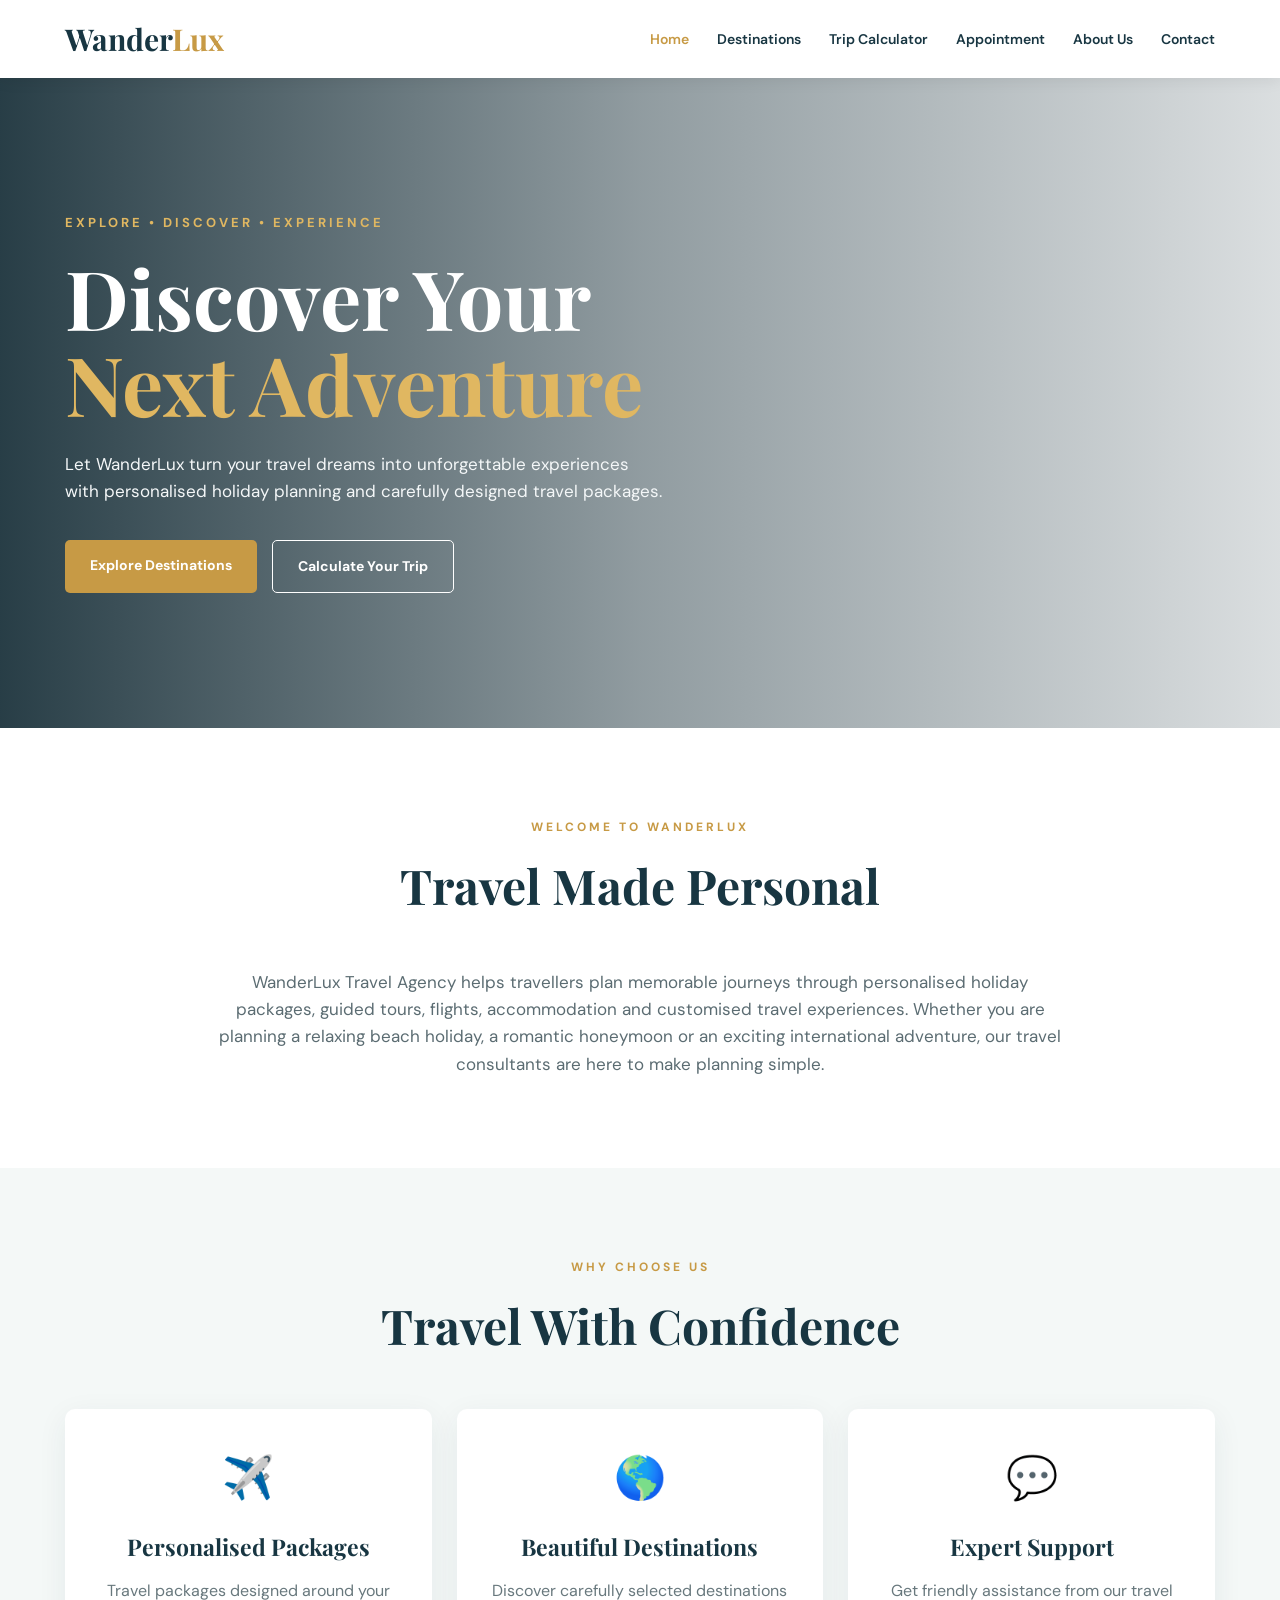
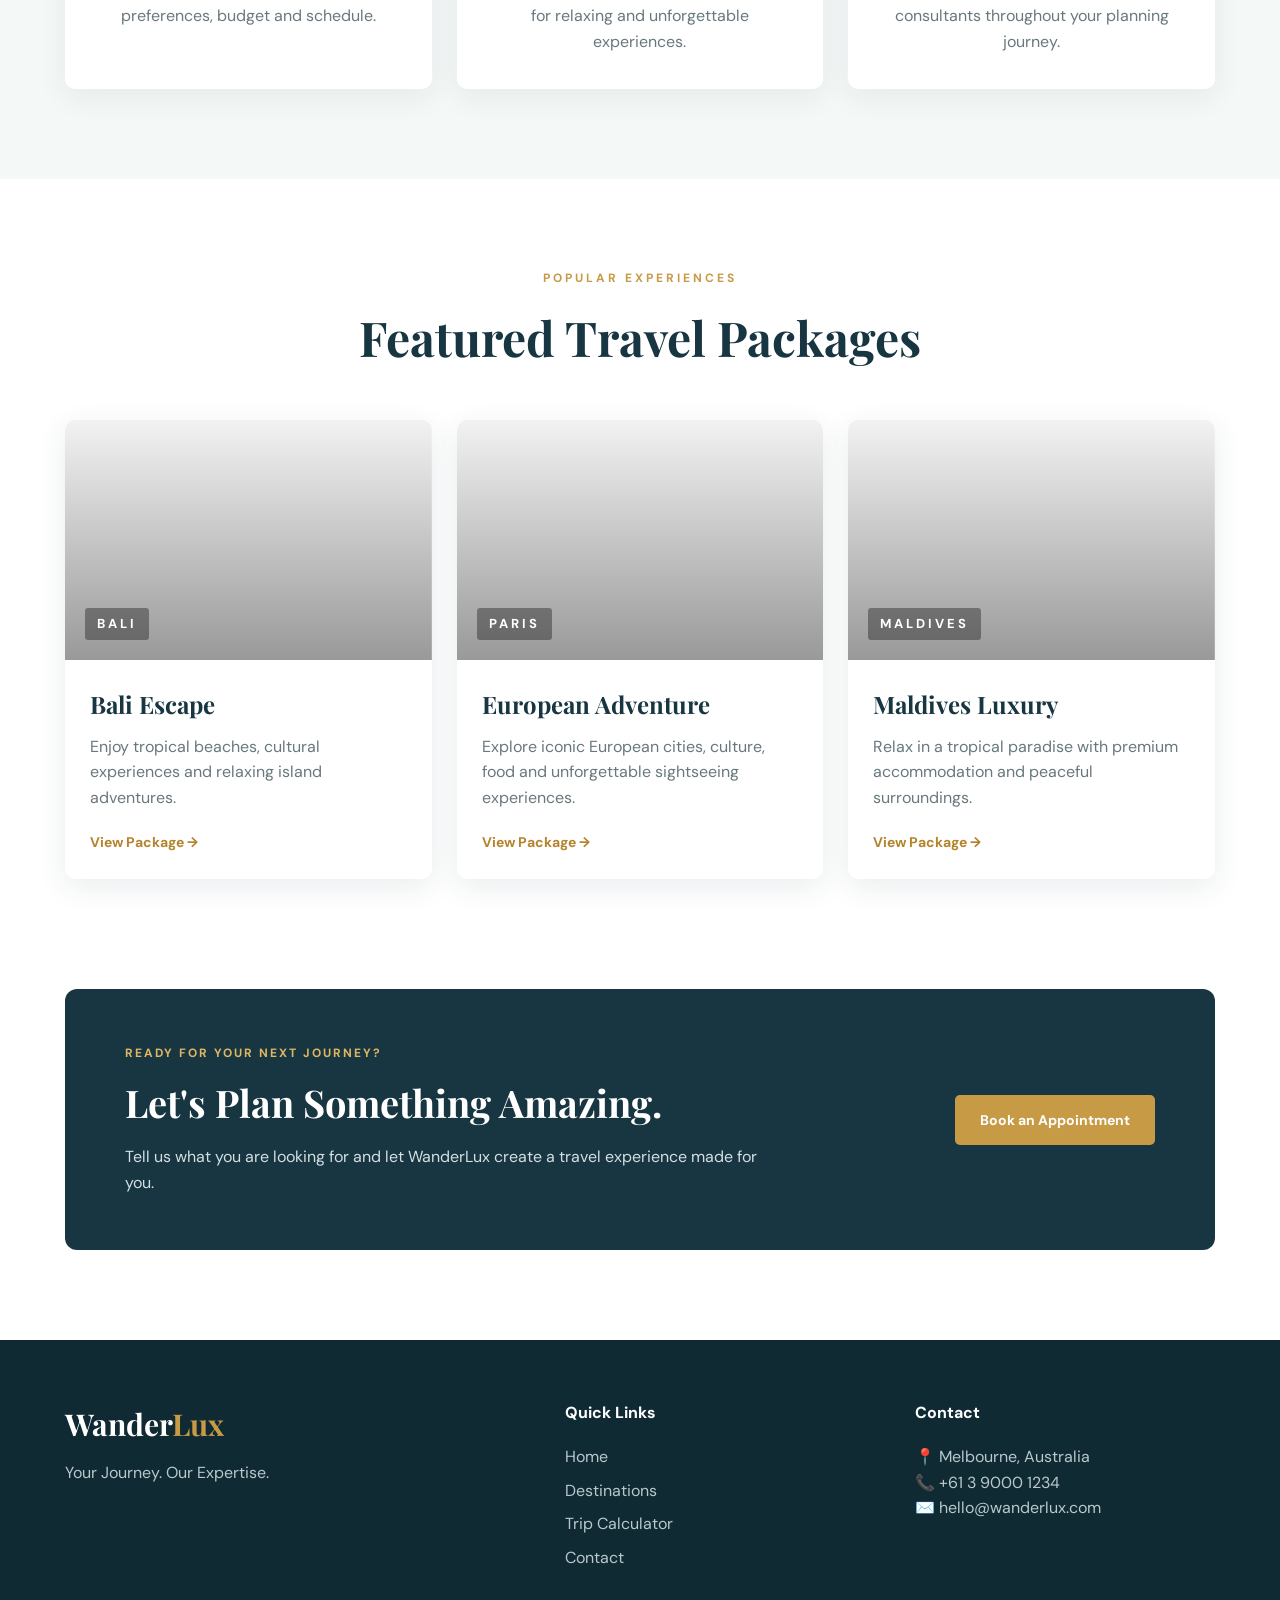
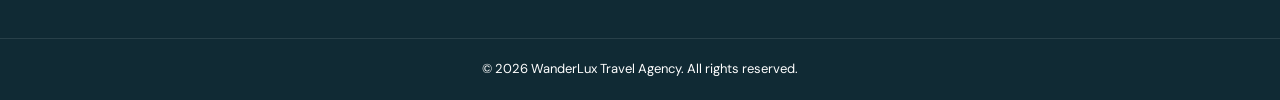
<file: index.html>
<!DOCTYPE html>
<html lang="en">
<head>
    <meta charset="UTF-8">
    <meta name="viewport" content="width=device-width, initial-scale=1.0">

    <meta name="description" content="WanderLux Travel Agency offers personalised holiday packages, guided tours, flights, hotels and luxury travel experiences.">
    <meta name="keywords" content="travel agency, holiday packages, guided tours, Bali, Maldives, travel planning">
    <meta name="author" content="WanderLux Travel Agency">

    <title>WanderLux | Your Journey, Our Expertise</title>

    <link rel="stylesheet" href="style.css">
</head>

<body>

    <!-- Navigation Bar -->
    <header>
        <nav class="navbar">
            <div class="logo">
                Wander<span>Lux</span>
            </div>

            <ul class="nav-links">
                <li><a href="index.html" class="active">Home</a></li>
                <li><a href="destinations.html">Destinations</a></li>
                <li><a href="calculator.html">Trip Calculator</a></li>
                <li><a href="appointment.html">Appointment</a></li>
                <li><a href="about.html">About Us</a></li>
                <li><a href="contact.html">Contact</a></li>
            </ul>
        </nav>
    </header>


    <!-- Hero Section -->
    <main>

        <section class="hero">
            <div class="hero-content">
                <p class="hero-small-text">EXPLORE • DISCOVER • EXPERIENCE</p>

                <h1>Discover Your<br><span>Next Adventure</span></h1>

                <p>
                    Let WanderLux turn your travel dreams into unforgettable
                    experiences with personalised holiday planning and
                    carefully designed travel packages.
                </p>

                <div class="hero-buttons">
                    <a href="destinations.html" class="btn primary-btn">
                        Explore Destinations
                    </a>

                    <a href="calculator.html" class="btn secondary-btn">
                        Calculate Your Trip
                    </a>
                </div>
            </div>
        </section>


        <!-- Introduction -->
        <section class="intro reveal">

            <div class="section-heading">
                <p>WELCOME TO WANDERLUX</p>
                <h2>Travel Made Personal</h2>
            </div>

            <p class="intro-text">
                WanderLux Travel Agency helps travellers plan memorable
                journeys through personalised holiday packages, guided tours,
                flights, accommodation and customised travel experiences.
                Whether you are planning a relaxing beach holiday, a romantic
                honeymoon or an exciting international adventure, our travel
                consultants are here to make planning simple.
            </p>

        </section>


        <!-- Why Choose Us -->
        <section class="features reveal">

            <div class="section-heading">
                <p>WHY CHOOSE US</p>
                <h2>Travel With Confidence</h2>
            </div>

            <div class="feature-grid">

                <article class="feature-card">
                    <div class="feature-icon">✈️</div>
                    <h3>Personalised Packages</h3>
                    <p>
                        Travel packages designed around your preferences,
                        budget and schedule.
                    </p>
                </article>

                <article class="feature-card">
                    <div class="feature-icon">🌎</div>
                    <h3>Beautiful Destinations</h3>
                    <p>
                        Discover carefully selected destinations for relaxing
                        and unforgettable experiences.
                    </p>
                </article>

                <article class="feature-card">
                    <div class="feature-icon">💬</div>
                    <h3>Expert Support</h3>
                    <p>
                        Get friendly assistance from our travel consultants
                        throughout your planning journey.
                    </p>
                </article>

            </div>

        </section>


        <!-- Popular Packages -->
        <section class="packages reveal">

            <div class="section-heading">
                <p>POPULAR EXPERIENCES</p>
                <h2>Featured Travel Packages</h2>
            </div>

            <div class="package-grid">

                <article class="package-card">
                    <div class="package-image bali-image">
                        <span>BALI</span>
                    </div>

                    <div class="package-content">
                        <h3>Bali Escape</h3>
                        <p>
                            Enjoy tropical beaches, cultural experiences and
                            relaxing island adventures.
                        </p>
                        <a href="destinations.html">View Package →</a>
                    </div>
                </article>


                <article class="package-card">
                    <div class="package-image paris-image">
                        <span>PARIS</span>
                    </div>

                    <div class="package-content">
                        <h3>European Adventure</h3>
                        <p>
                            Explore iconic European cities, culture, food and
                            unforgettable sightseeing experiences.
                        </p>
                        <a href="destinations.html">View Package →</a>
                    </div>
                </article>


                <article class="package-card">
                    <div class="package-image maldives-image">
                        <span>MALDIVES</span>
                    </div>

                    <div class="package-content">
                        <h3>Maldives Luxury</h3>
                        <p>
                            Relax in a tropical paradise with premium
                            accommodation and peaceful surroundings.
                        </p>
                        <a href="destinations.html">View Package →</a>
                    </div>
                </article>

            </div>

        </section>


        <!-- Call to Action -->
        <section class="cta reveal">

            <div>
                <p>READY FOR YOUR NEXT JOURNEY?</p>
                <h2>Let's Plan Something Amazing.</h2>
                <p>
                    Tell us what you are looking for and let WanderLux create
                    a travel experience made for you.
                </p>
            </div>

            <a href="appointment.html" class="btn primary-btn">
                Book an Appointment
            </a>

        </section>

    </main>


    <!-- Footer -->
    <footer>

        <div class="footer-content">

            <div>
                <div class="logo">
                    Wander<span>Lux</span>
                </div>

                <p>
                    Your Journey. Our Expertise.
                </p>
            </div>

            <div>
                <h3>Quick Links</h3>
                <a href="index.html">Home</a>
                <a href="destinations.html">Destinations</a>
                <a href="calculator.html">Trip Calculator</a>
                <a href="contact.html">Contact</a>
            </div>

            <div>
                <h3>Contact</h3>
                <p>📍 Melbourne, Australia</p>
                <p>📞 +61 3 9000 1234</p>
                <p>✉️ hello@wanderlux.com</p>
            </div>

        </div>

        <div class="footer-bottom">
            <p>© 2026 WanderLux Travel Agency. All rights reserved.</p>
        </div>

    </footer>


    <script src="script.js"></script>

</body>
</html>
</file>
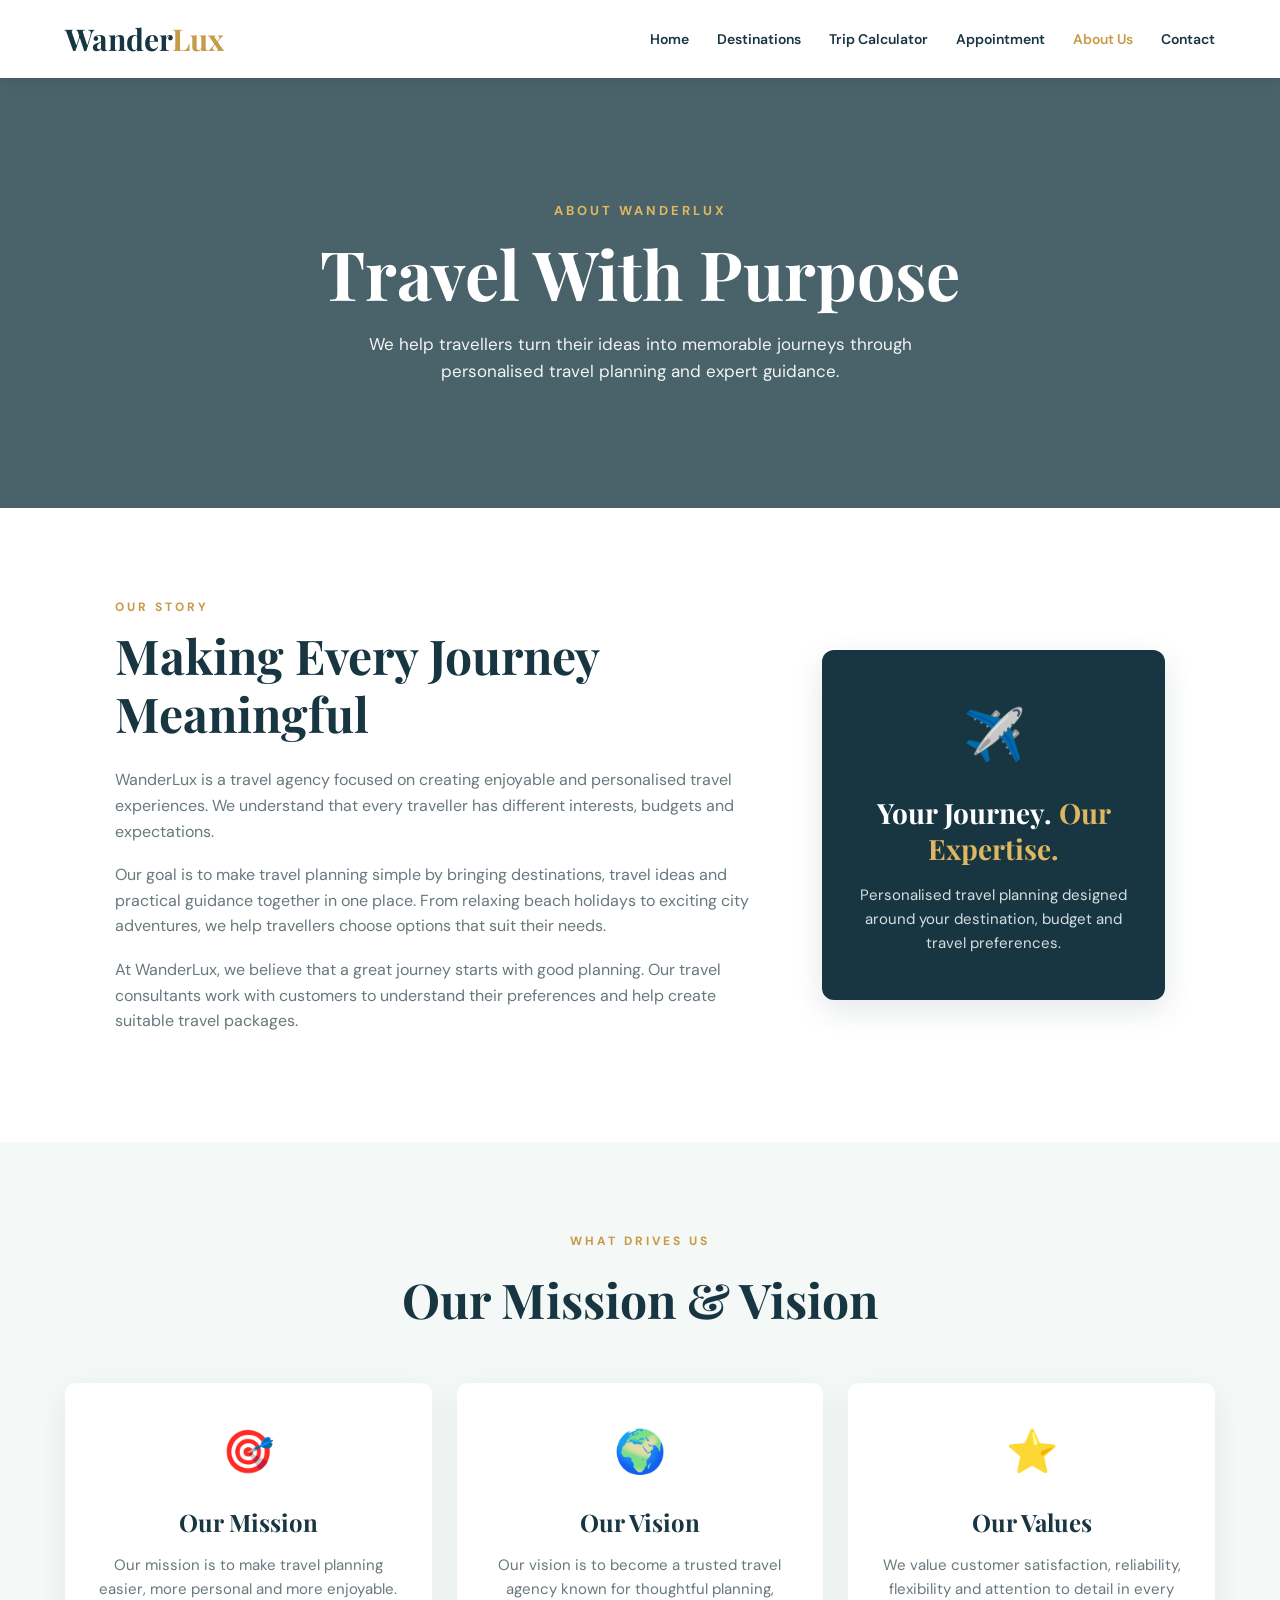
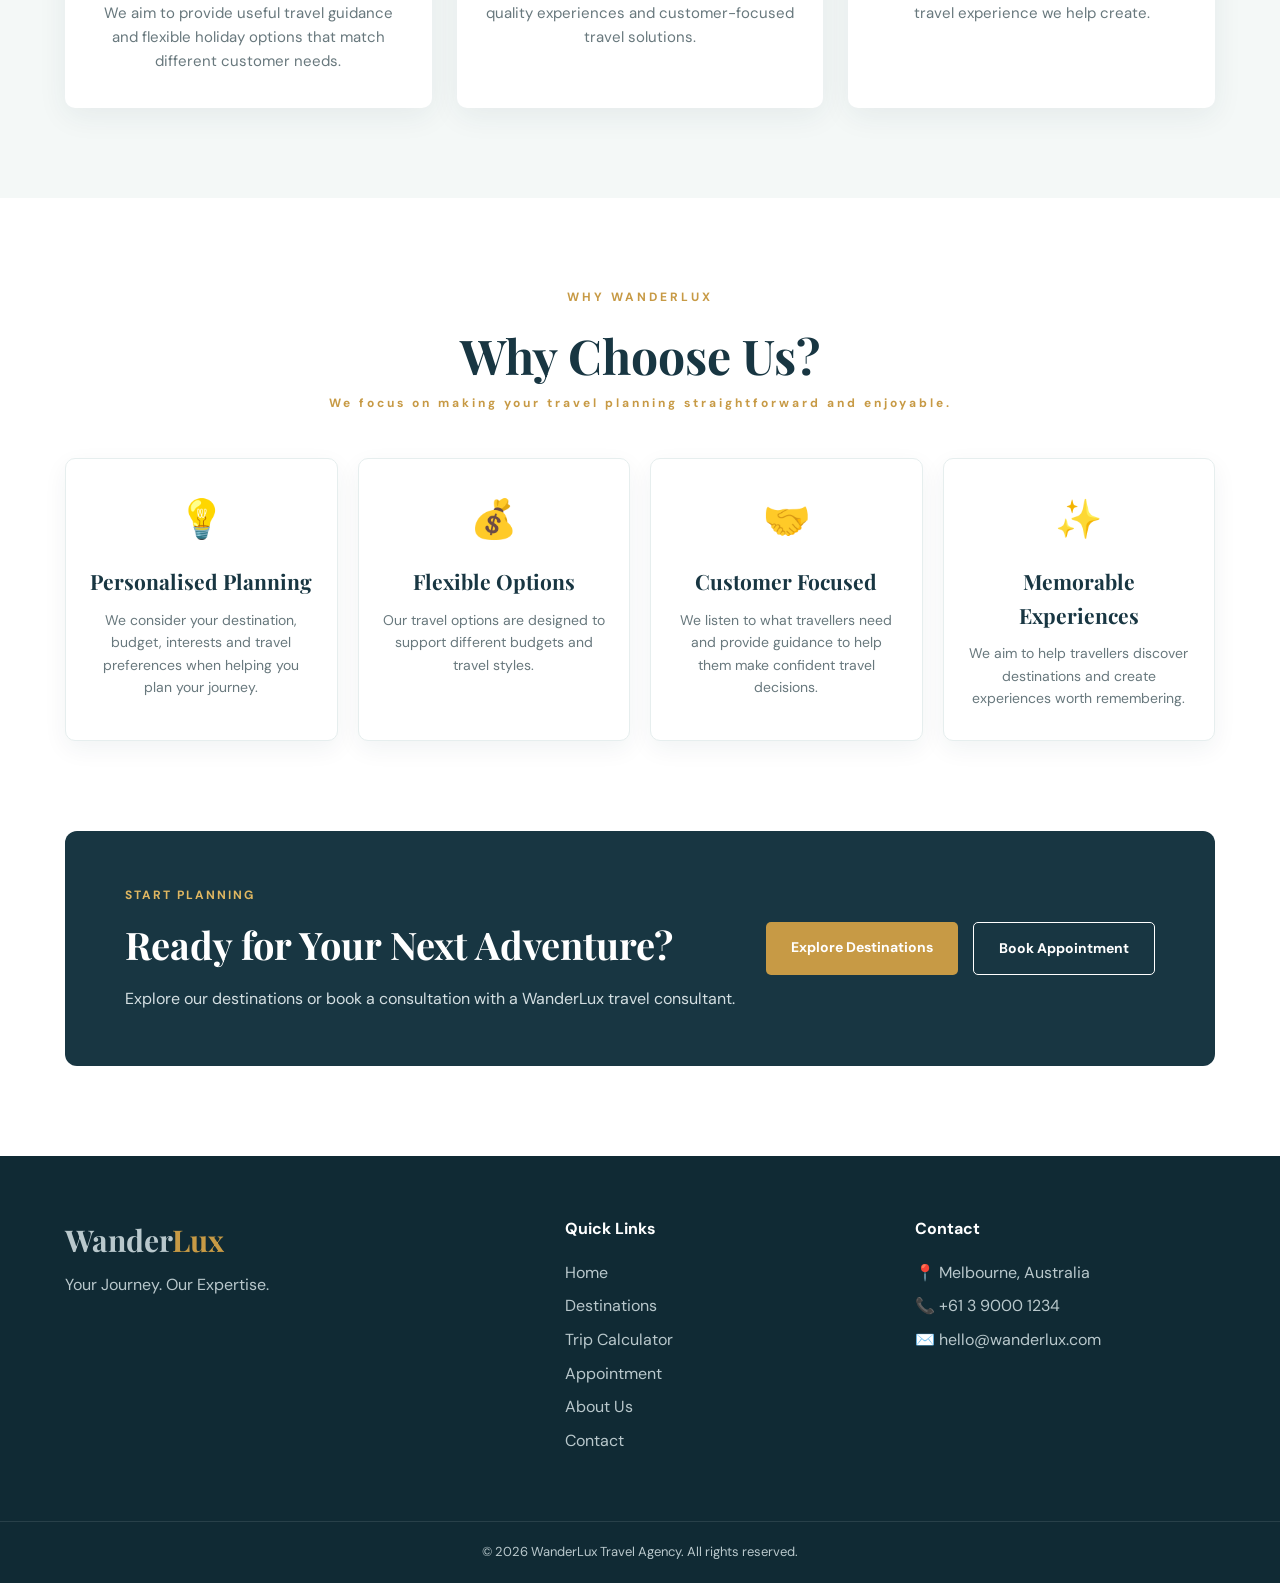
<file: about.html>
<!DOCTYPE html>
<html lang="en">

<head>
    <meta charset="UTF-8">
    <meta name="viewport" content="width=device-width, initial-scale=1.0">

    <meta name="description"
        content="Learn about WanderLux Travel Agency and our personalised travel planning services.">

    <meta name="keywords"
        content="WanderLux, travel agency, about WanderLux, travel planning, holiday packages">

    <meta name="author" content="WanderLux Travel Agency">

    <title>About Us | WanderLux</title>

    <!-- Google Fonts -->
    <link rel="preconnect" href="https://fonts.googleapis.com">
    <link rel="preconnect" href="https://fonts.gstatic.com" crossorigin>

    <link
        href="https://fonts.googleapis.com/css2?family=DM+Sans:wght@400;500;600;700&family=Playfair+Display:wght@500;600;700&display=swap"
        rel="stylesheet">

    <!-- Main CSS -->
    <link rel="stylesheet" href="style.css">
</head>


<body>

    <!-- ================================
         NAVIGATION
    ================================= -->

    <header class="site-header">

        <div class="container nav-container">

            <!-- Logo -->
            <a href="index.html" class="logo">
                Wander<span>Lux</span>
            </a>


            <!-- Navigation -->
            <nav class="main-nav" aria-label="Main navigation">

                <a href="index.html">
                    Home
                </a>

                <a href="destinations.html">
                    Destinations
                </a>

                <a href="calculator.html">
                    Trip Calculator
                </a>

                <a href="appointment.html">
                    Appointment
                </a>

                <a href="about.html" class="active">
                    About Us
                </a>

                <a href="contact.html">
                    Contact
                </a>

            </nav>

        </div>

    </header>


    <!-- ================================
         PAGE HERO
    ================================= -->

    <section class="page-hero about-hero">

        <div class="page-hero-content">

            <p class="eyebrow">
                ABOUT WANDERLUX
            </p>

            <h1>
                Travel With
                <span>Purpose</span>
            </h1>

            <p>
                We help travellers turn their ideas into memorable
                journeys through personalised travel planning and expert guidance.
            </p>

        </div>

    </section>


    <!-- ================================
         ABOUT INTRODUCTION
    ================================= -->

    <main>

        <section class="about-section">

            <div class="container about-intro">

                <div class="about-text">

                    <p class="eyebrow">
                        OUR STORY
                    </p>

                    <h2>
                        Making Every Journey Meaningful
                    </h2>

                    <p>
                        WanderLux is a travel agency focused on creating
                        enjoyable and personalised travel experiences.
                        We understand that every traveller has different
                        interests, budgets and expectations.
                    </p>

                    <p>
                        Our goal is to make travel planning simple by
                        bringing destinations, travel ideas and practical
                        guidance together in one place. From relaxing
                        beach holidays to exciting city adventures,
                        we help travellers choose options that suit
                        their needs.
                    </p>

                    <p>
                        At WanderLux, we believe that a great journey
                        starts with good planning. Our travel consultants
                        work with customers to understand their preferences
                        and help create suitable travel packages.
                    </p>

                </div>


                <div class="about-highlight">

                    <div class="about-highlight-icon">
                        ✈️
                    </div>

                    <h3>
                        Your Journey.
                        <span>Our Expertise.</span>
                    </h3>

                    <p>
                        Personalised travel planning designed around
                        your destination, budget and travel preferences.
                    </p>

                </div>

            </div>

        </section>


        <!-- ================================
             MISSION AND VISION
        ================================= -->

        <section class="mission-section">

            <div class="container">

                <div class="section-heading">

                    <p class="eyebrow">
                        WHAT DRIVES US
                    </p>

                    <h2>
                        Our Mission & Vision
                    </h2>

                </div>


                <div class="mission-grid">


                    <!-- Mission -->
                    <div class="mission-card">

                        <div class="mission-icon">
                            🎯
                        </div>

                        <h3>
                            Our Mission
                        </h3>

                        <p>
                            Our mission is to make travel planning
                            easier, more personal and more enjoyable.
                            We aim to provide useful travel guidance
                            and flexible holiday options that match
                            different customer needs.
                        </p>

                    </div>


                    <!-- Vision -->
                    <div class="mission-card">

                        <div class="mission-icon">
                            🌍
                        </div>

                        <h3>
                            Our Vision
                        </h3>

                        <p>
                            Our vision is to become a trusted travel
                            agency known for thoughtful planning,
                            quality experiences and customer-focused
                            travel solutions.
                        </p>

                    </div>


                    <!-- Values -->
                    <div class="mission-card">

                        <div class="mission-icon">
                            ⭐
                        </div>

                        <h3>
                            Our Values
                        </h3>

                        <p>
                            We value customer satisfaction, reliability,
                            flexibility and attention to detail in
                            every travel experience we help create.
                        </p>

                    </div>

                </div>

            </div>

        </section>


        <!-- ================================
             WHY CHOOSE US
        ================================= -->

        <section class="why-section">

            <div class="container">

                <div class="section-heading">

                    <p class="eyebrow">
                        WHY WANDERLUX
                    </p>

                    <h2>
                        Why Choose Us?
                    </h2>

                    <p>
                        We focus on making your travel planning
                        straightforward and enjoyable.
                    </p>

                </div>


                <div class="why-grid">


                    <div class="why-card">

                        <div class="why-icon">
                            💡
                        </div>

                        <h3>
                            Personalised Planning
                        </h3>

                        <p>
                            We consider your destination,
                            budget, interests and travel preferences
                            when helping you plan your journey.
                        </p>

                    </div>


                    <div class="why-card">

                        <div class="why-icon">
                            💰
                        </div>

                        <h3>
                            Flexible Options
                        </h3>

                        <p>
                            Our travel options are designed to support
                            different budgets and travel styles.
                        </p>

                    </div>


                    <div class="why-card">

                        <div class="why-icon">
                            🤝
                        </div>

                        <h3>
                            Customer Focused
                        </h3>

                        <p>
                            We listen to what travellers need and
                            provide guidance to help them make
                            confident travel decisions.
                        </p>

                    </div>


                    <div class="why-card">

                        <div class="why-icon">
                            ✨
                        </div>

                        <h3>
                            Memorable Experiences
                        </h3>

                        <p>
                            We aim to help travellers discover
                            destinations and create experiences
                            worth remembering.
                        </p>

                    </div>

                </div>

            </div>

        </section>


        <!-- ================================
             CALL TO ACTION
        ================================= -->

        <section class="about-cta">

            <div class="container">

                <div class="cta">

                    <div>

                        <p>
                            START PLANNING
                        </p>

                        <h2>
                            Ready for Your Next Adventure?
                        </h2>

                        <p>
                            Explore our destinations or book a
                            consultation with a WanderLux travel consultant.
                        </p>

                    </div>


                    <div class="hero-buttons">

                        <a
                            href="destinations.html"
                            class="btn primary-btn"
                        >
                            Explore Destinations
                        </a>

                        <a
                            href="appointment.html"
                            class="btn secondary-btn"
                        >
                            Book Appointment
                        </a>

                    </div>

                </div>

            </div>

        </section>

    </main>


    <!-- ================================
         FOOTER
    ================================= -->

    <footer class="site-footer">

        <div class="container footer-grid">


            <!-- About -->
            <div>

                <a href="index.html" class="logo footer-logo">
                    Wander<span>Lux</span>
                </a>

                <p>
                    Your Journey. Our Expertise.
                </p>

            </div>


            <!-- Quick Links -->
            <div>

                <h3>
                    Quick Links
                </h3>

                <a href="index.html">
                    Home
                </a>

                <a href="destinations.html">
                    Destinations
                </a>

                <a href="calculator.html">
                    Trip Calculator
                </a>

                <a href="appointment.html">
                    Appointment
                </a>

                <a href="about.html">
                    About Us
                </a>

                <a href="contact.html">
                    Contact
                </a>

            </div>


            <!-- Contact -->
            <div>

                <h3>
                    Contact
                </h3>

                <p>
                    📍 Melbourne, Australia
                </p>

                <p>
                    📞 +61 3 9000 1234
                </p>

                <p>
                    ✉️ hello@wanderlux.com
                </p>

            </div>

        </div>


        <!-- Footer Bottom -->
        <div class="footer-bottom">

            <p>
                © 2026 WanderLux Travel Agency.
                All rights reserved.
            </p>

        </div>

    </footer>


    <!-- JavaScript -->
    <script src="script.js"></script>

</body>

</html>
</file>
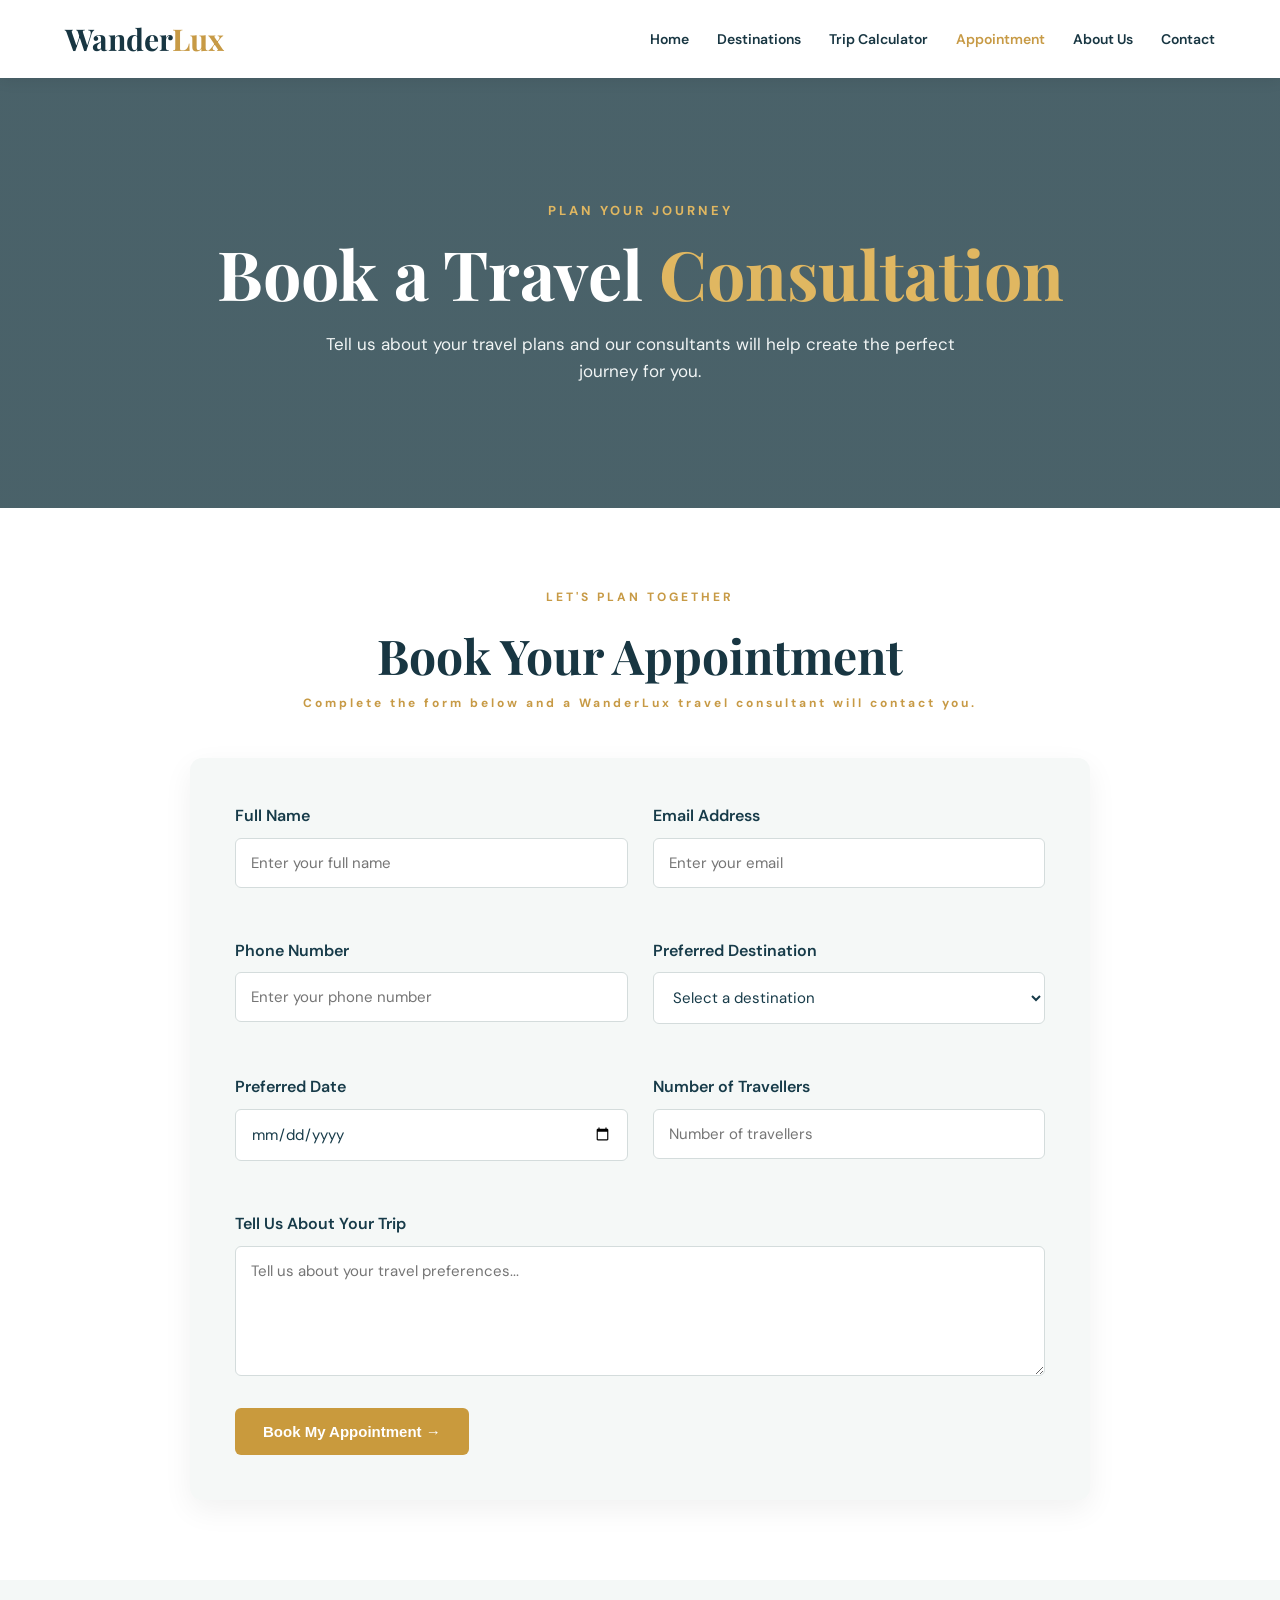
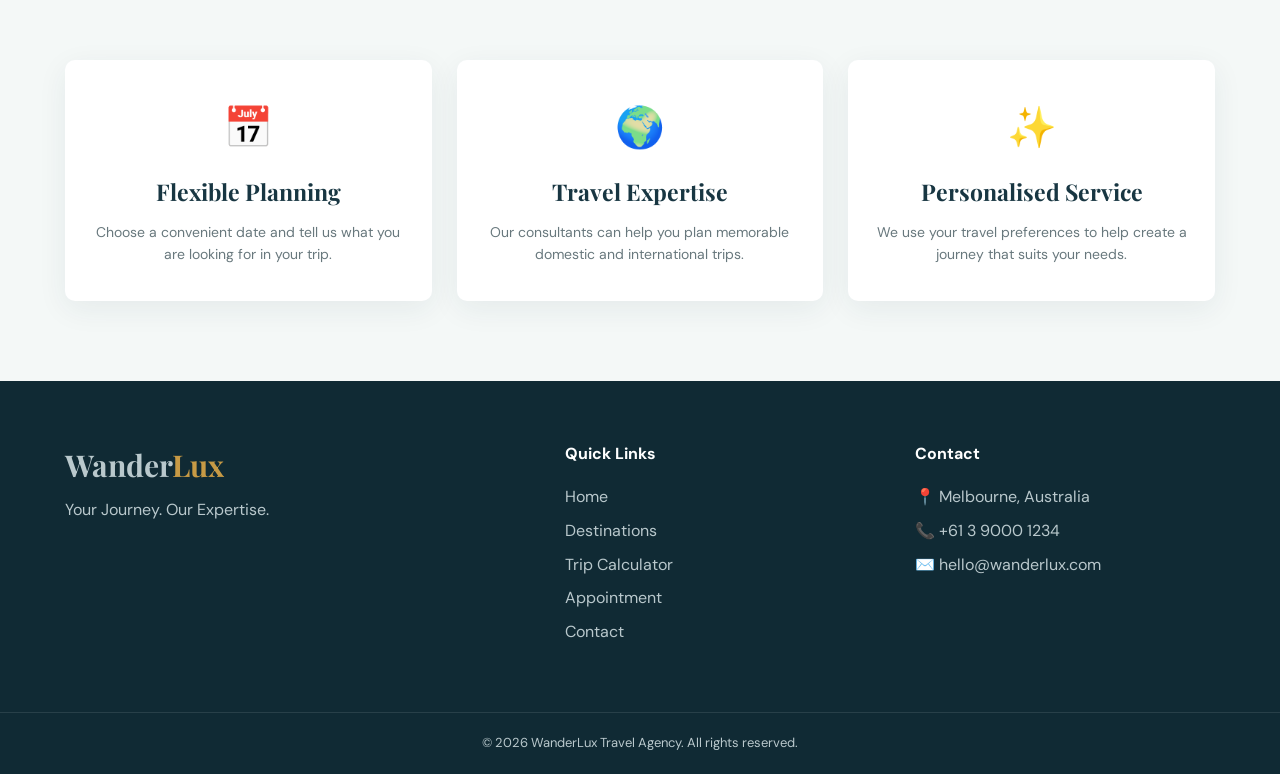
<file: appointment.html>
<!DOCTYPE html>
<html lang="en">

<head>
    <meta charset="UTF-8">
    <meta name="viewport" content="width=device-width, initial-scale=1.0">

    <meta name="description"
        content="Book a travel consultation with WanderLux Travel Agency for personalised holiday planning.">

    <meta name="keywords"
        content="WanderLux, travel consultation, travel appointment, holiday planning, travel agency">

    <meta name="author" content="WanderLux Travel Agency">

    <title>Book an Appointment | WanderLux</title>

    <!-- Google Fonts -->
    <link rel="preconnect" href="https://fonts.googleapis.com">
    <link rel="preconnect" href="https://fonts.gstatic.com" crossorigin>

    <link
        href="https://fonts.googleapis.com/css2?family=DM+Sans:wght@400;500;600;700&family=Playfair+Display:wght@500;600;700&display=swap"
        rel="stylesheet">

    <!-- Main CSS -->
    <link rel="stylesheet" href="style.css">
</head>


<body>

    <!-- ================================
         NAVIGATION
    ================================= -->

    <header class="site-header">

        <div class="container nav-container">

            <!-- Logo -->
            <a href="index.html" class="logo">
                Wander<span>Lux</span>
            </a>


            <!-- Navigation -->
            <nav class="main-nav" aria-label="Main navigation">

                <a href="index.html">
                    Home
                </a>

                <a href="destinations.html">
                    Destinations
                </a>

                <a href="calculator.html">
                    Trip Calculator
                </a>

                <a href="appointment.html" class="active">
                    Appointment
                </a>

                <a href="about.html">
                    About Us
                </a>

                <a href="contact.html">
                    Contact
                </a>

            </nav>

        </div>

    </header>


    <!-- ================================
         PAGE HERO
    ================================= -->

    <section class="page-hero appointment-hero">

        <div class="page-hero-content">

            <p class="eyebrow">
                PLAN YOUR JOURNEY
            </p>

            <h1>
                Book a Travel
                <span>Consultation</span>
            </h1>

            <p>
                Tell us about your travel plans and our consultants
                will help create the perfect journey for you.
            </p>

        </div>

    </section>


    <!-- ================================
         APPOINTMENT SECTION
    ================================= -->

    <main>

        <section class="appointment-section">

            <div class="container">

                <!-- Section Heading -->
                <div class="section-heading">

                    <p class="eyebrow">
                        LET'S PLAN TOGETHER
                    </p>

                    <h2>
                        Book Your Appointment
                    </h2>

                    <p>
                        Complete the form below and a WanderLux
                        travel consultant will contact you.
                    </p>

                </div>


                <!-- Appointment Form Container -->
                <div class="appointment-container">

                    <form id="appointmentForm">


                        <!-- Row 1 -->
                        <div class="form-row">

                            <!-- Full Name -->
                            <div class="form-group">

                                <label for="fullName">
                                    Full Name
                                </label>

                                <input
                                    type="text"
                                    id="fullName"
                                    name="fullName"
                                    placeholder="Enter your full name"
                                    required
                                >

                            </div>


                            <!-- Email -->
                            <div class="form-group">

                                <label for="email">
                                    Email Address
                                </label>

                                <input
                                    type="email"
                                    id="email"
                                    name="email"
                                    placeholder="Enter your email"
                                    required
                                >

                            </div>

                        </div>


                        <!-- Row 2 -->
                        <div class="form-row">

                            <!-- Phone -->
                            <div class="form-group">

                                <label for="phone">
                                    Phone Number
                                </label>

                                <input
                                    type="tel"
                                    id="phone"
                                    name="phone"
                                    placeholder="Enter your phone number"
                                    required
                                >

                            </div>


                            <!-- Destination -->
                            <div class="form-group">

                                <label for="destination">
                                    Preferred Destination
                                </label>

                                <select
                                    id="destination"
                                    name="destination"
                                    required
                                >

                                    <option value="">
                                        Select a destination
                                    </option>

                                    <option value="Bali">
                                        Bali
                                    </option>

                                    <option value="Maldives">
                                        Maldives
                                    </option>

                                    <option value="Paris">
                                        Paris
                                    </option>

                                    <option value="Sydney">
                                        Sydney
                                    </option>

                                    <option value="Dubai">
                                        Dubai
                                    </option>

                                    <option value="Switzerland">
                                        Switzerland
                                    </option>

                                </select>

                            </div>

                        </div>


                        <!-- Row 3 -->
                        <div class="form-row">

                            <!-- Preferred Date -->
                            <div class="form-group">

                                <label for="preferredDate">
                                    Preferred Date
                                </label>

                                <input
                                    type="date"
                                    id="preferredDate"
                                    name="preferredDate"
                                    required
                                >

                            </div>


                            <!-- Number of Travellers -->
                            <div class="form-group">

                                <label for="travellers">
                                    Number of Travellers
                                </label>

                                <input
                                    type="number"
                                    id="travellers"
                                    name="travellers"
                                    min="1"
                                    max="20"
                                    placeholder="Number of travellers"
                                    required
                                >

                            </div>

                        </div>


                        <!-- Travel Details -->
                        <div class="form-group">

                            <label for="tripDetails">
                                Tell Us About Your Trip
                            </label>

                            <textarea
                                id="tripDetails"
                                name="tripDetails"
                                placeholder="Tell us about your travel preferences..."
                            ></textarea>

                        </div>


                        <!-- Submit Button -->
                        <button
                            type="submit"
                            class="btn btn-primary"
                        >
                            Book My Appointment →
                        </button>

                    </form>

                </div>

            </div>

        </section>


        <!-- ================================
             INFORMATION SECTION
        ================================= -->

        <section class="calculator-info">

            <div class="container">

                <div class="info-grid">


                    <!-- Card 1 -->
                    <div class="info-card">

                        <div class="info-icon">
                            📅
                        </div>

                        <h3>
                            Flexible Planning
                        </h3>

                        <p>
                            Choose a convenient date and tell us
                            what you are looking for in your trip.
                        </p>

                    </div>


                    <!-- Card 2 -->
                    <div class="info-card">

                        <div class="info-icon">
                            🌍
                        </div>

                        <h3>
                            Travel Expertise
                        </h3>

                        <p>
                            Our consultants can help you plan
                            memorable domestic and international trips.
                        </p>

                    </div>


                    <!-- Card 3 -->
                    <div class="info-card">

                        <div class="info-icon">
                            ✨
                        </div>

                        <h3>
                            Personalised Service
                        </h3>

                        <p>
                            We use your travel preferences to help
                            create a journey that suits your needs.
                        </p>

                    </div>


                </div>

            </div>

        </section>

    </main>


    <!-- ================================
         FOOTER
    ================================= -->

    <footer class="site-footer">

        <div class="container footer-grid">


            <!-- Footer About -->
            <div>

                <a href="index.html" class="logo footer-logo">
                    Wander<span>Lux</span>
                </a>

                <p>
                    Your Journey. Our Expertise.
                </p>

            </div>


            <!-- Quick Links -->
            <div>

                <h3>
                    Quick Links
                </h3>

                <a href="index.html">
                    Home
                </a>

                <a href="destinations.html">
                    Destinations
                </a>

                <a href="calculator.html">
                    Trip Calculator
                </a>

                <a href="appointment.html">
                    Appointment
                </a>

                <a href="contact.html">
                    Contact
                </a>

            </div>


            <!-- Contact -->
            <div>

                <h3>
                    Contact
                </h3>

                <p>
                    📍 Melbourne, Australia
                </p>

                <p>
                    📞 +61 3 9000 1234
                </p>

                <p>
                    ✉️ hello@wanderlux.com
                </p>

            </div>


        </div>


        <!-- Footer Bottom -->
        <div class="footer-bottom">

            <p>
                © 2026 WanderLux Travel Agency.
                All rights reserved.
            </p>

        </div>

    </footer>


    <!-- JavaScript -->
    <script src="script.js"></script>

</body>

</html>
</file>
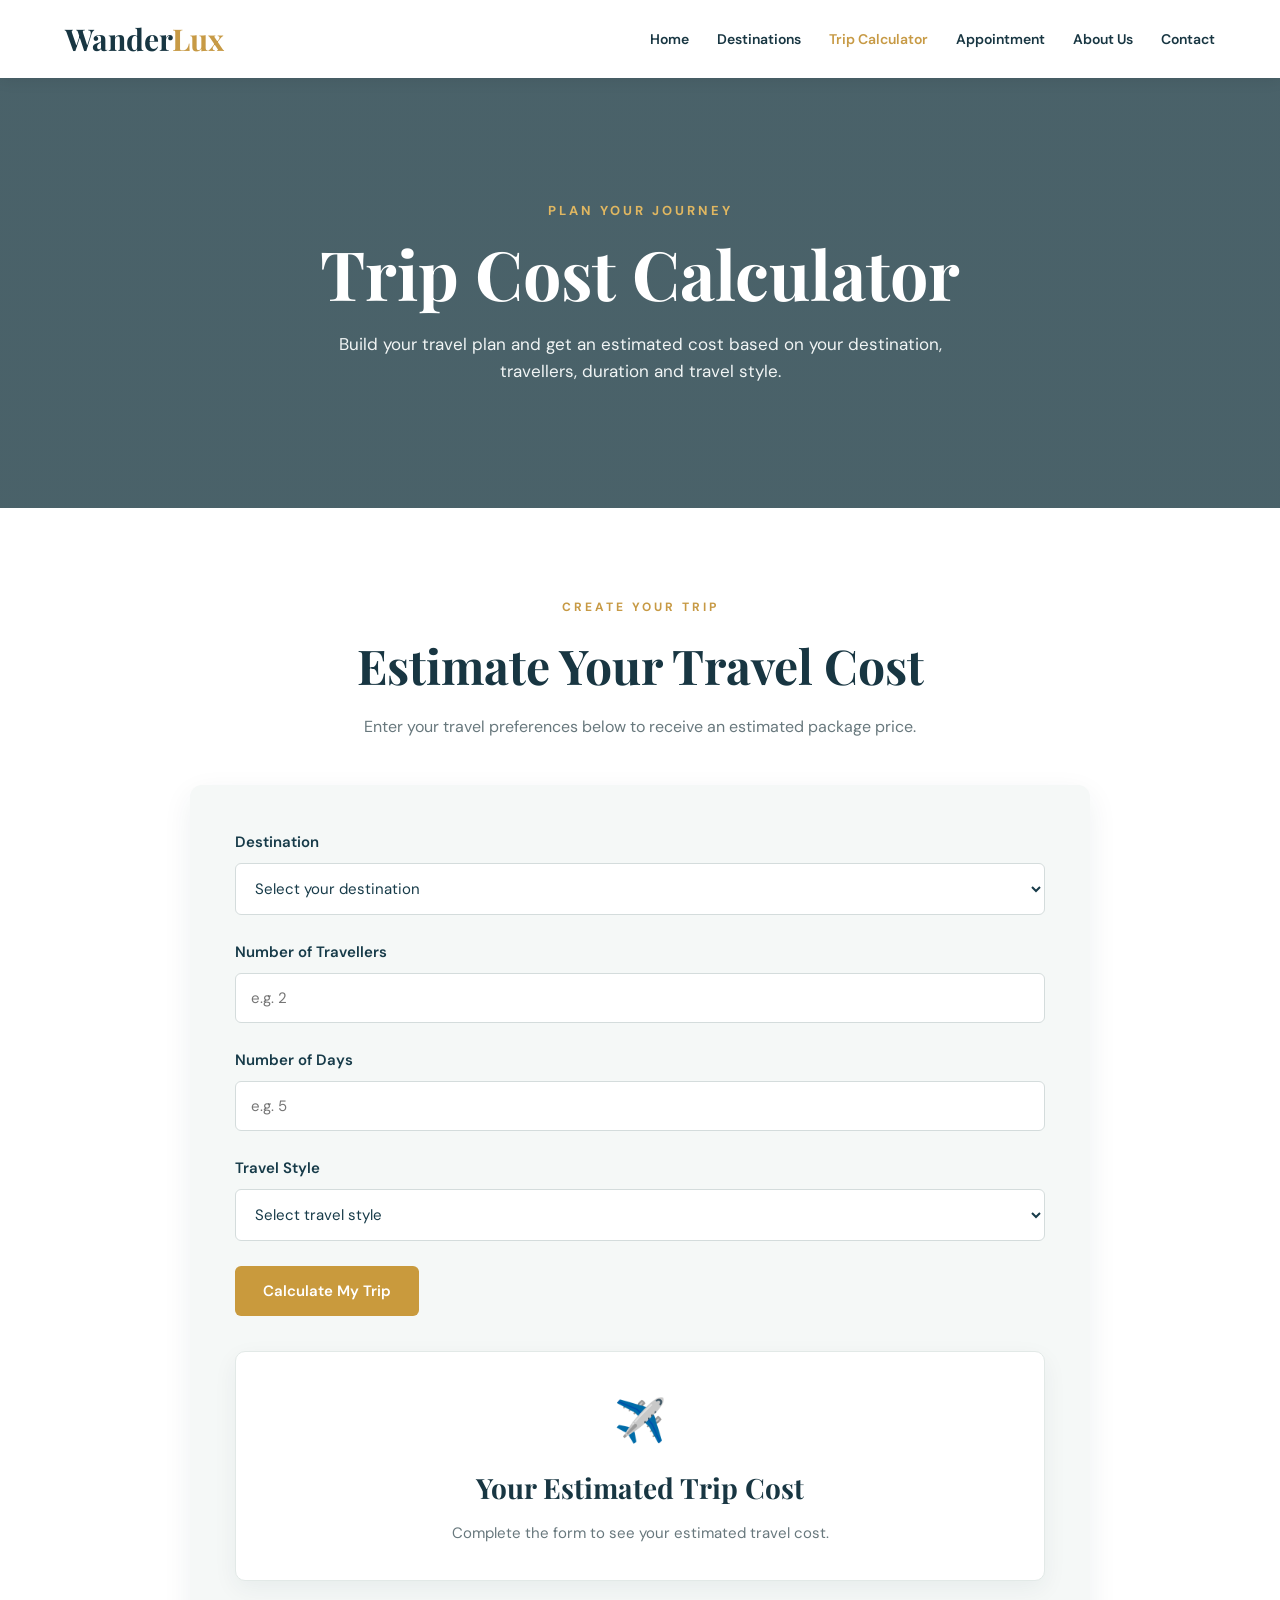
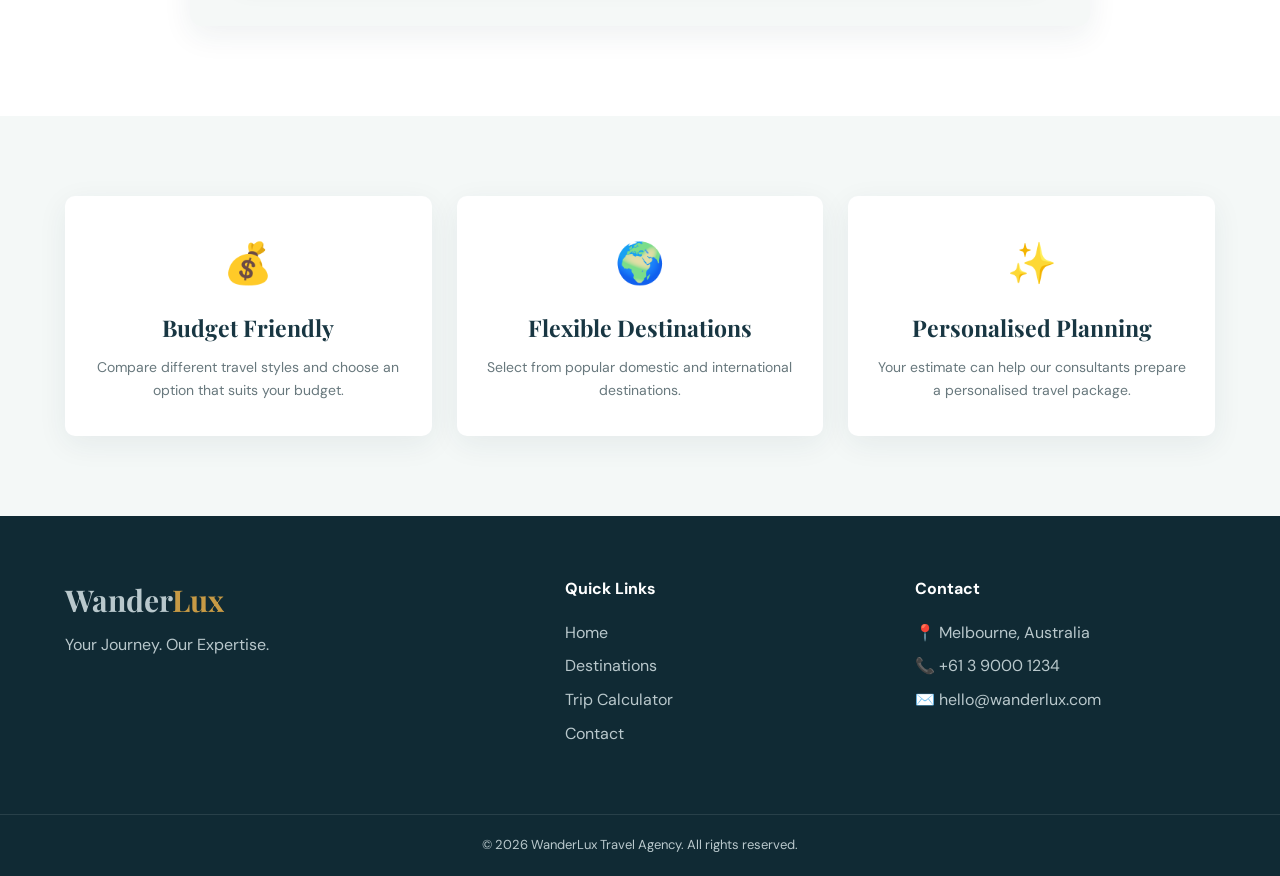
<file: calculator.html>
<!DOCTYPE html>
<html lang="en">
<head>
    <meta charset="UTF-8">
    <meta name="viewport" content="width=device-width, initial-scale=1.0">

    <meta name="description" content="WanderLux trip cost calculator for estimating personalised travel costs.">
    <meta name="keywords" content="WanderLux, travel calculator, holiday packages, travel costs">
    <meta name="author" content="WanderLux Travel Agency">

    <title>Trip Cost Calculator | WanderLux</title>

    <link rel="stylesheet" href="style.css">
</head>

<body>

    <!-- Navigation -->
    <header class="site-header">
        <div class="container nav-container">

            <a href="index.html" class="logo">
                Wander<span>Lux</span>
            </a>

            <nav class="main-nav" aria-label="Main navigation">
                <a href="index.html">Home</a>
                <a href="destinations.html">Destinations</a>
                <a href="calculator.html" class="active">Trip Calculator</a>
                <a href="appointment.html">Appointment</a>
                <a href="about.html">About Us</a>
                <a href="contact.html">Contact</a>
            </nav>

        </div>
    </header>


    <!-- Page Hero -->
    <section class="page-hero calculator-hero">

        <div class="hero-overlay"></div>

        <div class="page-hero-content">

            <p class="eyebrow">PLAN YOUR JOURNEY</p>

            <h1>
                Trip Cost
                <span>Calculator</span>
            </h1>

            <p>
                Build your travel plan and get an estimated cost
                based on your destination, travellers, duration and travel style.
            </p>

        </div>

    </section>


    <!-- Calculator Section -->
    <main>

        <section class="calculator-section">

            <div class="container">

                <div class="section-heading">

                    <p class="eyebrow">CREATE YOUR TRIP</p>

                    <h2>Estimate Your Travel Cost</h2>

                    <p>
                        Enter your travel preferences below to receive
                        an estimated package price.
                    </p>

                </div>


                <div class="calculator-wrapper">

                    <form id="tripCalculator" class="calculator-form">

                        <!-- Destination -->
                        <div class="form-group">

                            <label for="destination">
                                Destination
                            </label>

                            <select id="destination" name="destination" required>

                                <option value="">
                                    Select your destination
                                </option>

                                <option value="Bali">
                                    Bali
                                </option>

                                <option value="Maldives">
                                    Maldives
                                </option>

                                <option value="Paris">
                                    Paris
                                </option>

                                <option value="Sydney">
                                    Sydney
                                </option>

                                <option value="Dubai">
                                    Dubai
                                </option>

                                <option value="Switzerland">
                                    Switzerland
                                </option>

                            </select>

                        </div>


                        <!-- Number of travellers -->
                        <div class="form-group">

                            <label for="travellers">
                                Number of Travellers
                            </label>

                            <input
                                type="number"
                                id="travellers"
                                name="travellers"
                                min="1"
                                max="20"
                                placeholder="e.g. 2"
                                required
                            >

                        </div>


                        <!-- Number of days -->
                        <div class="form-group">

                            <label for="days">
                                Number of Days
                            </label>

                            <input
                                type="number"
                                id="days"
                                name="days"
                                min="1"
                                max="60"
                                placeholder="e.g. 5"
                                required
                            >

                        </div>


                        <!-- Travel style -->
                        <div class="form-group">

                            <label for="travelStyle">
                                Travel Style
                            </label>

                            <select
                                id="travelStyle"
                                name="travelStyle"
                                required
                            >

                                <option value="">
                                    Select travel style
                                </option>

                                <option value="budget">
                                    Budget
                                </option>

                                <option value="standard">
                                    Standard
                                </option>

                                <option value="luxury">
                                    Luxury
                                </option>

                            </select>

                        </div>


                        <!-- Calculate button -->
                        <button
                            type="submit"
                            class="btn btn-primary calculate-btn"
                        >
                            Calculate My Trip
                        </button>

                    </form>


                    <!-- Result -->
                    <div
                        id="calculatorResult"
                        class="calculator-result"
                        aria-live="polite"
                    >

                        <div class="result-icon">✈️</div>

                        <h3>Your Estimated Trip Cost</h3>

                        <p class="result-placeholder">
                            Complete the form to see your estimated travel cost.
                        </p>

                    </div>

                </div>

            </div>

        </section>


        <!-- Information -->
        <section class="calculator-info">

            <div class="container">

                <div class="info-grid">

                    <div class="info-card">

                        <div class="info-icon">💰</div>

                        <h3>Budget Friendly</h3>

                        <p>
                            Compare different travel styles and
                            choose an option that suits your budget.
                        </p>

                    </div>


                    <div class="info-card">

                        <div class="info-icon">🌍</div>

                        <h3>Flexible Destinations</h3>

                        <p>
                            Select from popular domestic and
                            international destinations.
                        </p>

                    </div>


                    <div class="info-card">

                        <div class="info-icon">✨</div>

                        <h3>Personalised Planning</h3>

                        <p>
                            Your estimate can help our consultants
                            prepare a personalised travel package.
                        </p>

                    </div>

                </div>

            </div>

        </section>

    </main>


    <!-- Footer -->
    <footer class="site-footer">

        <div class="container footer-grid">

            <div>

                <a href="index.html" class="logo footer-logo">
                    Wander<span>Lux</span>
                </a>

                <p>
                    Your Journey. Our Expertise.
                </p>

            </div>


            <div>

                <h3>Quick Links</h3>

                <a href="index.html">Home</a>
                <a href="destinations.html">Destinations</a>
                <a href="calculator.html">Trip Calculator</a>
                <a href="contact.html">Contact</a>

            </div>


            <div>

                <h3>Contact</h3>

                <p>📍 Melbourne, Australia</p>
                <p>📞 +61 3 9000 1234</p>
                <p>✉️ hello@wanderlux.com</p>

            </div>

        </div>


        <div class="footer-bottom">

            <p>
                © 2026 WanderLux Travel Agency. All rights reserved.
            </p>

        </div>

    </footer>


    <script src="script.js"></script>

</body>
</html>
</file>
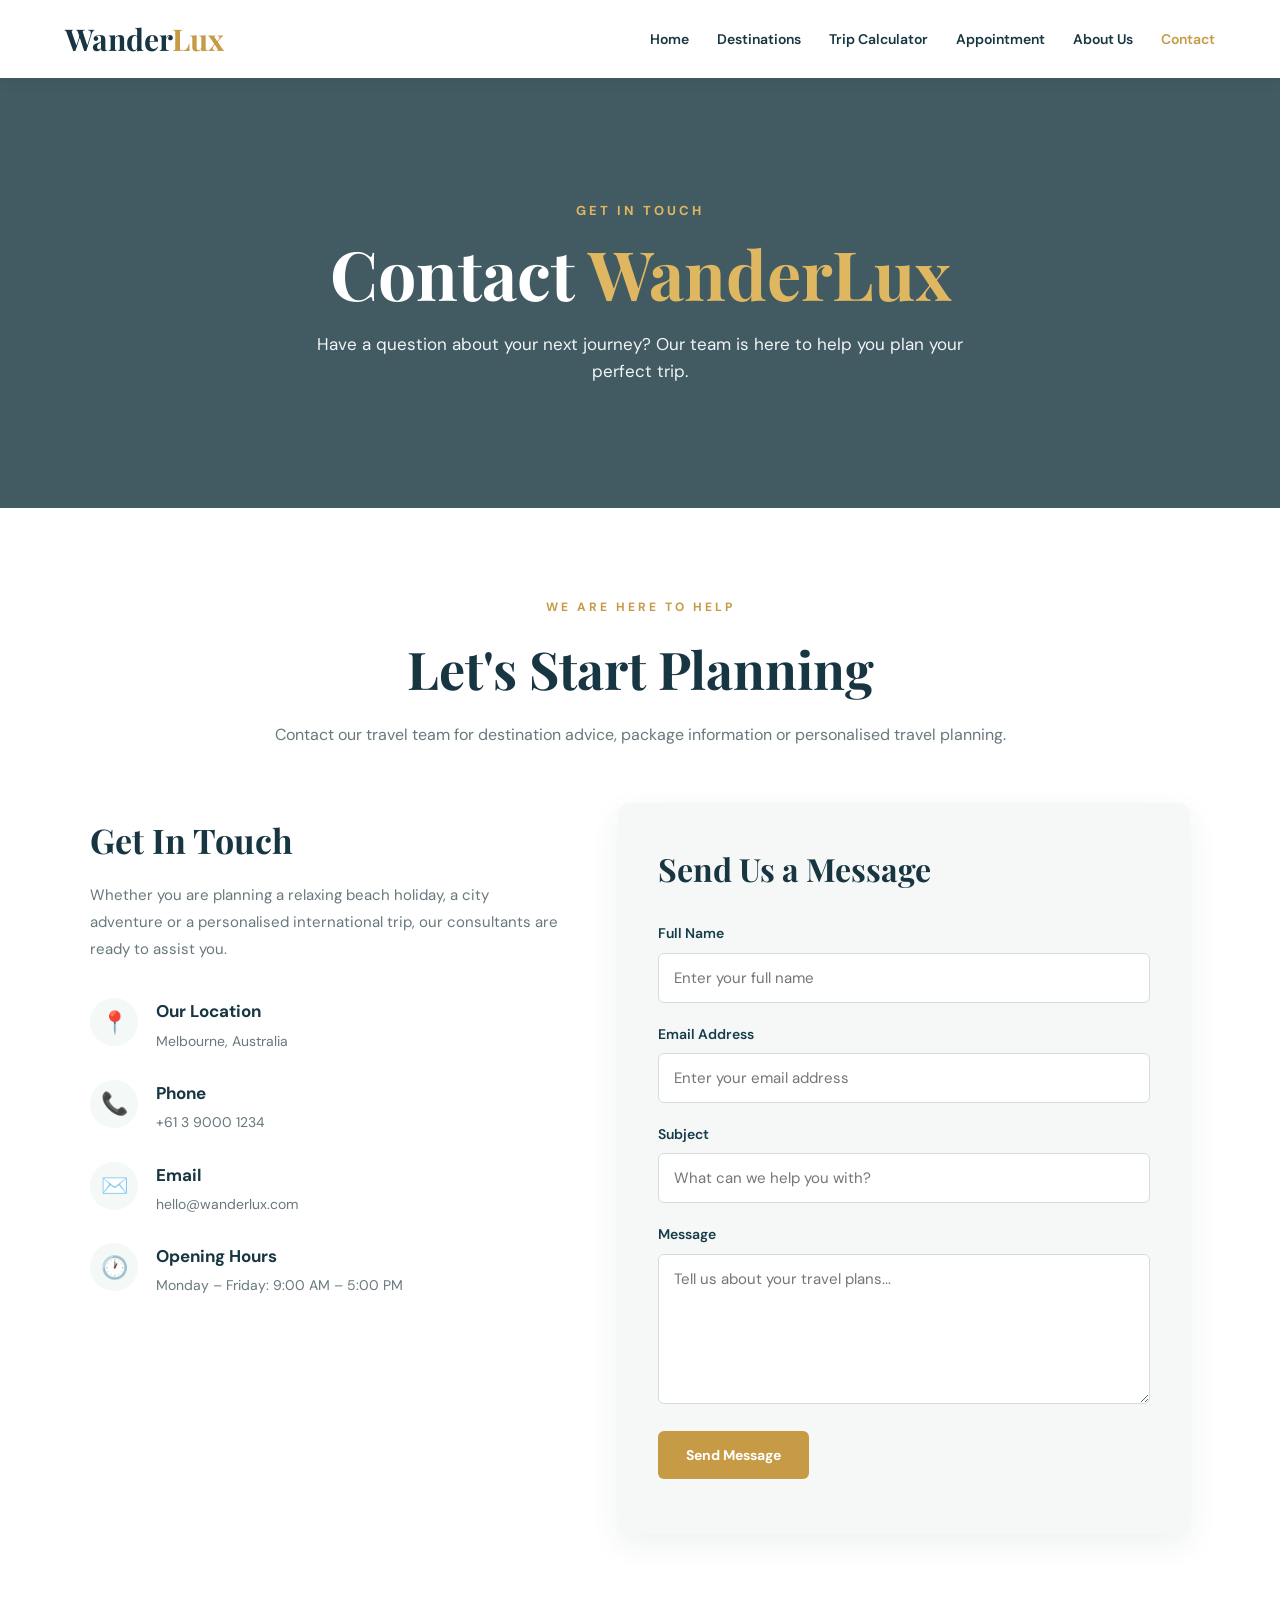
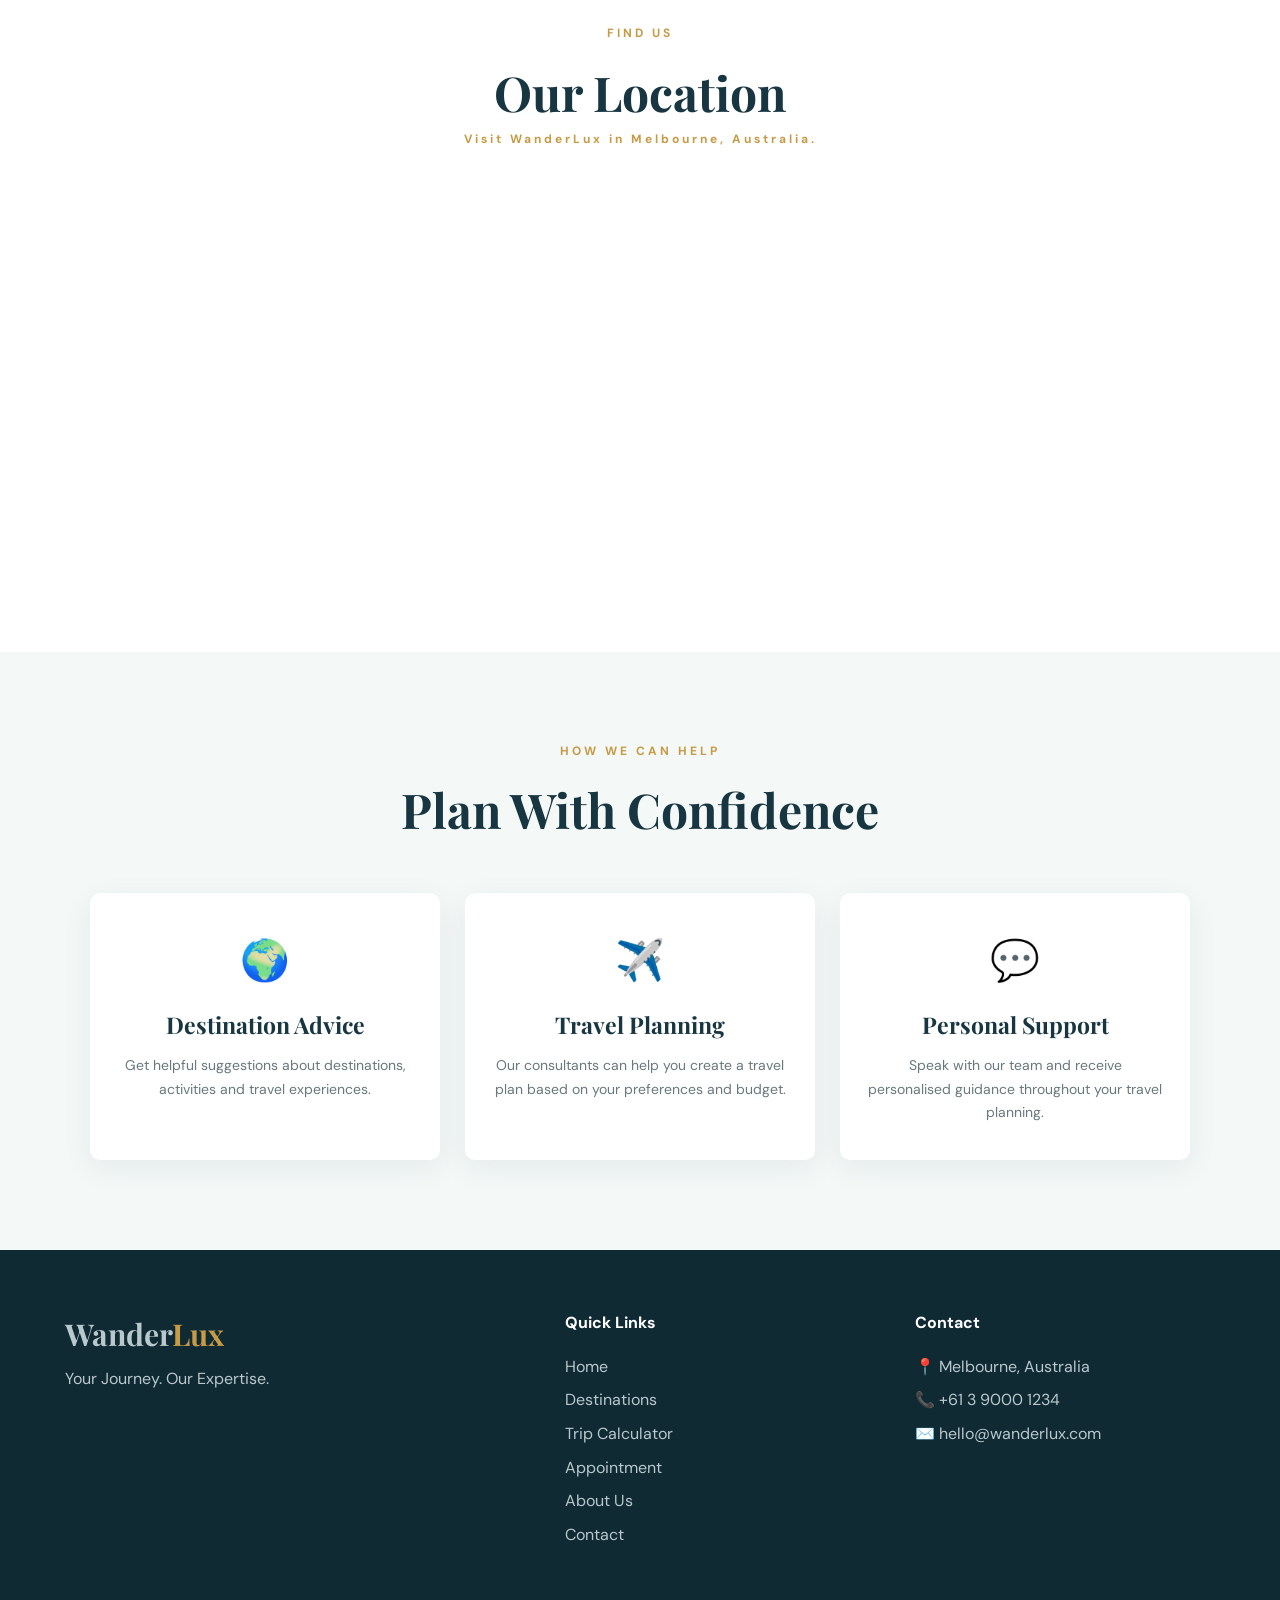
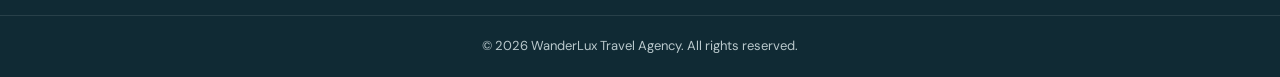
<file: contact.html>
<!DOCTYPE html>
<html lang="en">

<head>
    <meta charset="UTF-8">
    <meta name="viewport" content="width=device-width, initial-scale=1.0">

    <meta name="description"
        content="Contact WanderLux Travel Agency for travel planning, destination advice and personalised travel packages.">

    <meta name="keywords"
        content="WanderLux, contact travel agency, travel consultation, travel planning">

    <meta name="author" content="WanderLux Travel Agency">

    <title>Contact Us | WanderLux</title>

    <link rel="stylesheet" href="style.css">
</head>

<body>

    <!-- =========================
         NAVIGATION
    ========================== -->

    <header class="site-header">

        <div class="container nav-container">

            <a href="index.html" class="logo">
                Wander<span>Lux</span>
            </a>

            <nav class="main-nav" aria-label="Main navigation">

                <a href="index.html">Home</a>

                <a href="destinations.html">
                    Destinations
                </a>

                <a href="calculator.html">
                    Trip Calculator
                </a>

                <a href="appointment.html">
                    Appointment
                </a>

                <a href="about.html">
                    About Us
                </a>

                <a href="contact.html" class="active">
                    Contact
                </a>

            </nav>

        </div>

    </header>


    <!-- =========================
         PAGE HERO
    ========================== -->

    <section class="page-hero contact-hero">

        <div class="hero-overlay"></div>

        <div class="page-hero-content">

            <p class="eyebrow">
                GET IN TOUCH
            </p>

            <h1>
                Contact
                <span>WanderLux</span>
            </h1>

            <p>
                Have a question about your next journey?
                Our team is here to help you plan your perfect trip.
            </p>

        </div>

    </section>


    <!-- =========================
         CONTACT SECTION
    ========================== -->

    <main>

        <section class="contact-section">

            <div class="container">

                <div class="section-heading">

                    <p class="eyebrow">
                        WE ARE HERE TO HELP
                    </p>

                    <h2>
                        Let's Start Planning
                    </h2>

                    <p>
                        Contact our travel team for destination advice,
                        package information or personalised travel planning.
                    </p>

                </div>


                <div class="contact-grid">

                    <!-- =========================
                         CONTACT INFORMATION
                    ========================== -->

                    <div class="contact-info">

                        <h2>
                            Get In Touch
                        </h2>

                        <p class="contact-intro">
                            Whether you are planning a relaxing beach
                            holiday, a city adventure or a personalised
                            international trip, our consultants are ready
                            to assist you.
                        </p>


                        <div class="contact-item">

                            <div class="contact-icon">
                                📍
                            </div>

                            <div>

                                <h3>
                                    Our Location
                                </h3>

                                <p>
                                    Melbourne, Australia
                                </p>

                            </div>

                        </div>


                        <div class="contact-item">

                            <div class="contact-icon">
                                📞
                            </div>

                            <div>

                                <h3>
                                    Phone
                                </h3>

                                <p>
                                    +61 3 9000 1234
                                </p>

                            </div>

                        </div>


                        <div class="contact-item">

                            <div class="contact-icon">
                                ✉️
                            </div>

                            <div>

                                <h3>
                                    Email
                                </h3>

                                <p>
                                    hello@wanderlux.com
                                </p>

                            </div>

                        </div>


                        <div class="contact-item">

                            <div class="contact-icon">
                                🕐
                            </div>

                            <div>

                                <h3>
                                    Opening Hours
                                </h3>

                                <p>
                                    Monday – Friday:
                                    9:00 AM – 5:00 PM
                                </p>

                            </div>

                        </div>

                    </div>


                    <!-- =========================
                         CONTACT FORM
                    ========================== -->

                    <div class="contact-form-wrapper">

                        <h2>
                            Send Us a Message
                        </h2>

                        <form id="contactForm">

                            <div class="form-group">

                                <label for="name">
                                    Full Name
                                </label>

                                <input
                                    type="text"
                                    id="name"
                                    name="name"
                                    placeholder="Enter your full name"
                                    required
                                >

                            </div>


                            <div class="form-group">

                                <label for="email">
                                    Email Address
                                </label>

                                <input
                                    type="email"
                                    id="email"
                                    name="email"
                                    placeholder="Enter your email address"
                                    required
                                >

                            </div>


                            <div class="form-group">

                                <label for="subject">
                                    Subject
                                </label>

                                <input
                                    type="text"
                                    id="subject"
                                    name="subject"
                                    placeholder="What can we help you with?"
                                    required
                                >

                            </div>


                            <div class="form-group">

                                <label for="message">
                                    Message
                                </label>

                                <textarea
                                    id="message"
                                    name="message"
                                    rows="6"
                                    placeholder="Tell us about your travel plans..."
                                    required
                                ></textarea>

                            </div>


                            <button
                                type="submit"
                                class="btn btn-primary">
                                Send Message
                            </button>

                        </form>


                        <div
                            id="contactMessage"
                            class="contact-success"
                            aria-live="polite">
                        </div>

                    </div>

                </div>

            </div>

        </section>


        <!-- =========================
             LOCATION MAP
        ========================== -->

        <section class="contact-map-section">

            <div class="container">

                <div class="section-heading">

                    <p class="eyebrow">
                        FIND US
                    </p>

                    <h2>
                        Our Location
                    </h2>

                    <p>
                        Visit WanderLux in Melbourne, Australia.
                    </p>

                </div>


                <div class="contact-map">

                    <iframe
                        src="https://www.google.com/maps?q=Melbourne%2C%20Australia&output=embed"
                        width="100%"
                        height="450"
                        style="border:0;"
                        allowfullscreen=""
                        loading="lazy"
                        referrerpolicy="no-referrer-when-downgrade"
                        title="WanderLux location in Melbourne, Australia">
                    </iframe>

                </div>

            </div>

        </section>


        <!-- =========================
             HOW WE CAN HELP
        ========================== -->

        <section class="contact-help">

            <div class="container">

                <div class="section-heading">

                    <p class="eyebrow">
                        HOW WE CAN HELP
                    </p>

                    <h2>
                        Plan With Confidence
                    </h2>

                </div>


                <div class="info-grid">


                    <div class="info-card">

                        <div class="info-icon">
                            🌍
                        </div>

                        <h3>
                            Destination Advice
                        </h3>

                        <p>
                            Get helpful suggestions about destinations,
                            activities and travel experiences.
                        </p>

                    </div>


                    <div class="info-card">

                        <div class="info-icon">
                            ✈️
                        </div>

                        <h3>
                            Travel Planning
                        </h3>

                        <p>
                            Our consultants can help you create a travel
                            plan based on your preferences and budget.
                        </p>

                    </div>


                    <div class="info-card">

                        <div class="info-icon">
                            💬
                        </div>

                        <h3>
                            Personal Support
                        </h3>

                        <p>
                            Speak with our team and receive personalised
                            guidance throughout your travel planning.
                        </p>

                    </div>

                </div>

            </div>

        </section>

    </main>


    <!-- =========================
         FOOTER
    ========================== -->

    <footer class="site-footer">

        <div class="container footer-grid">


            <div>

                <a href="index.html" class="logo footer-logo">
                    Wander<span>Lux</span>
                </a>

                <p>
                    Your Journey. Our Expertise.
                </p>

            </div>


            <div>

                <h3>
                    Quick Links
                </h3>

                <a href="index.html">
                    Home
                </a>

                <a href="destinations.html">
                    Destinations
                </a>

                <a href="calculator.html">
                    Trip Calculator
                </a>

                <a href="appointment.html">
                    Appointment
                </a>

                <a href="about.html">
                    About Us
                </a>

                <a href="contact.html">
                    Contact
                </a>

            </div>


            <div>

                <h3>
                    Contact
                </h3>

                <p>
                    📍 Melbourne, Australia
                </p>

                <p>
                    📞 +61 3 9000 1234
                </p>

                <p>
                    ✉️ hello@wanderlux.com
                </p>

            </div>

        </div>


        <div class="footer-bottom">

            <p>
                © 2026 WanderLux Travel Agency.
                All rights reserved.
            </p>

        </div>

    </footer>


    <!-- =========================
         JAVASCRIPT
    ========================== -->

    <script src="script.js"></script>

</body>

</html>
</file>
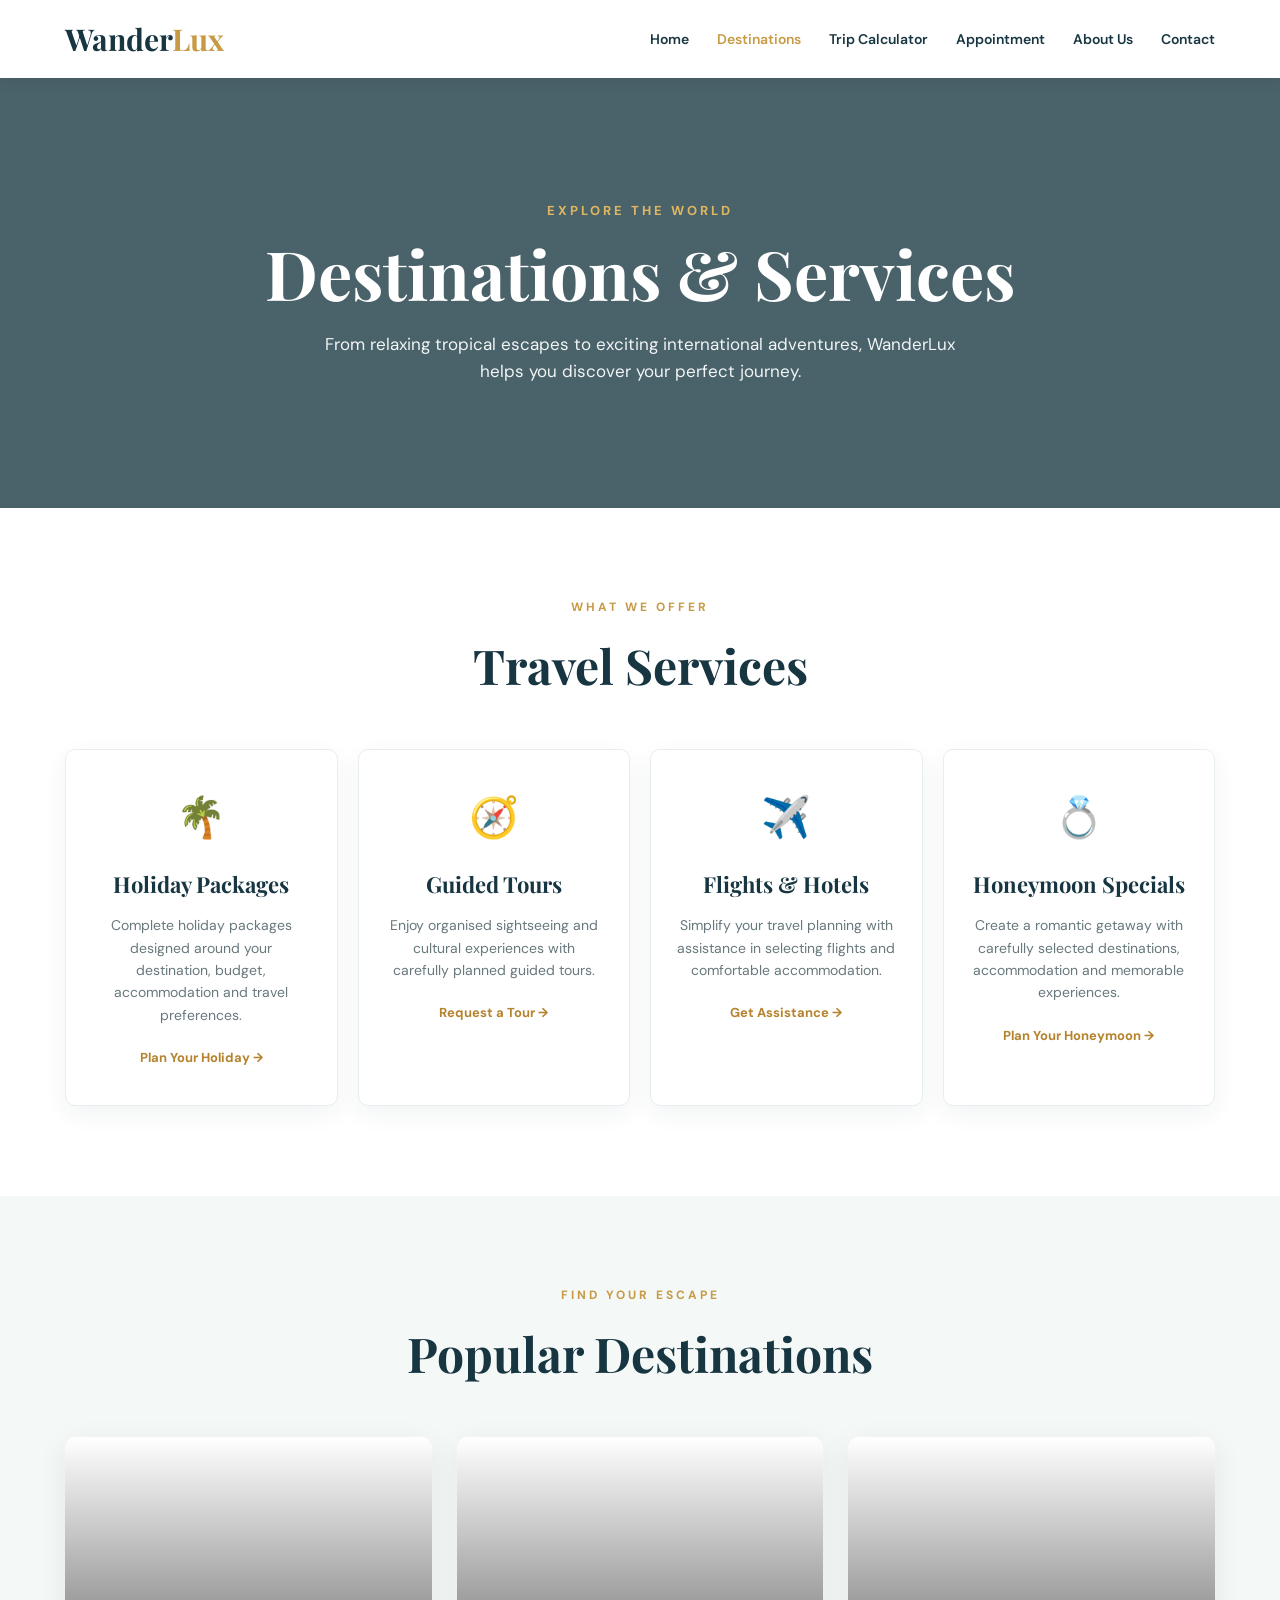
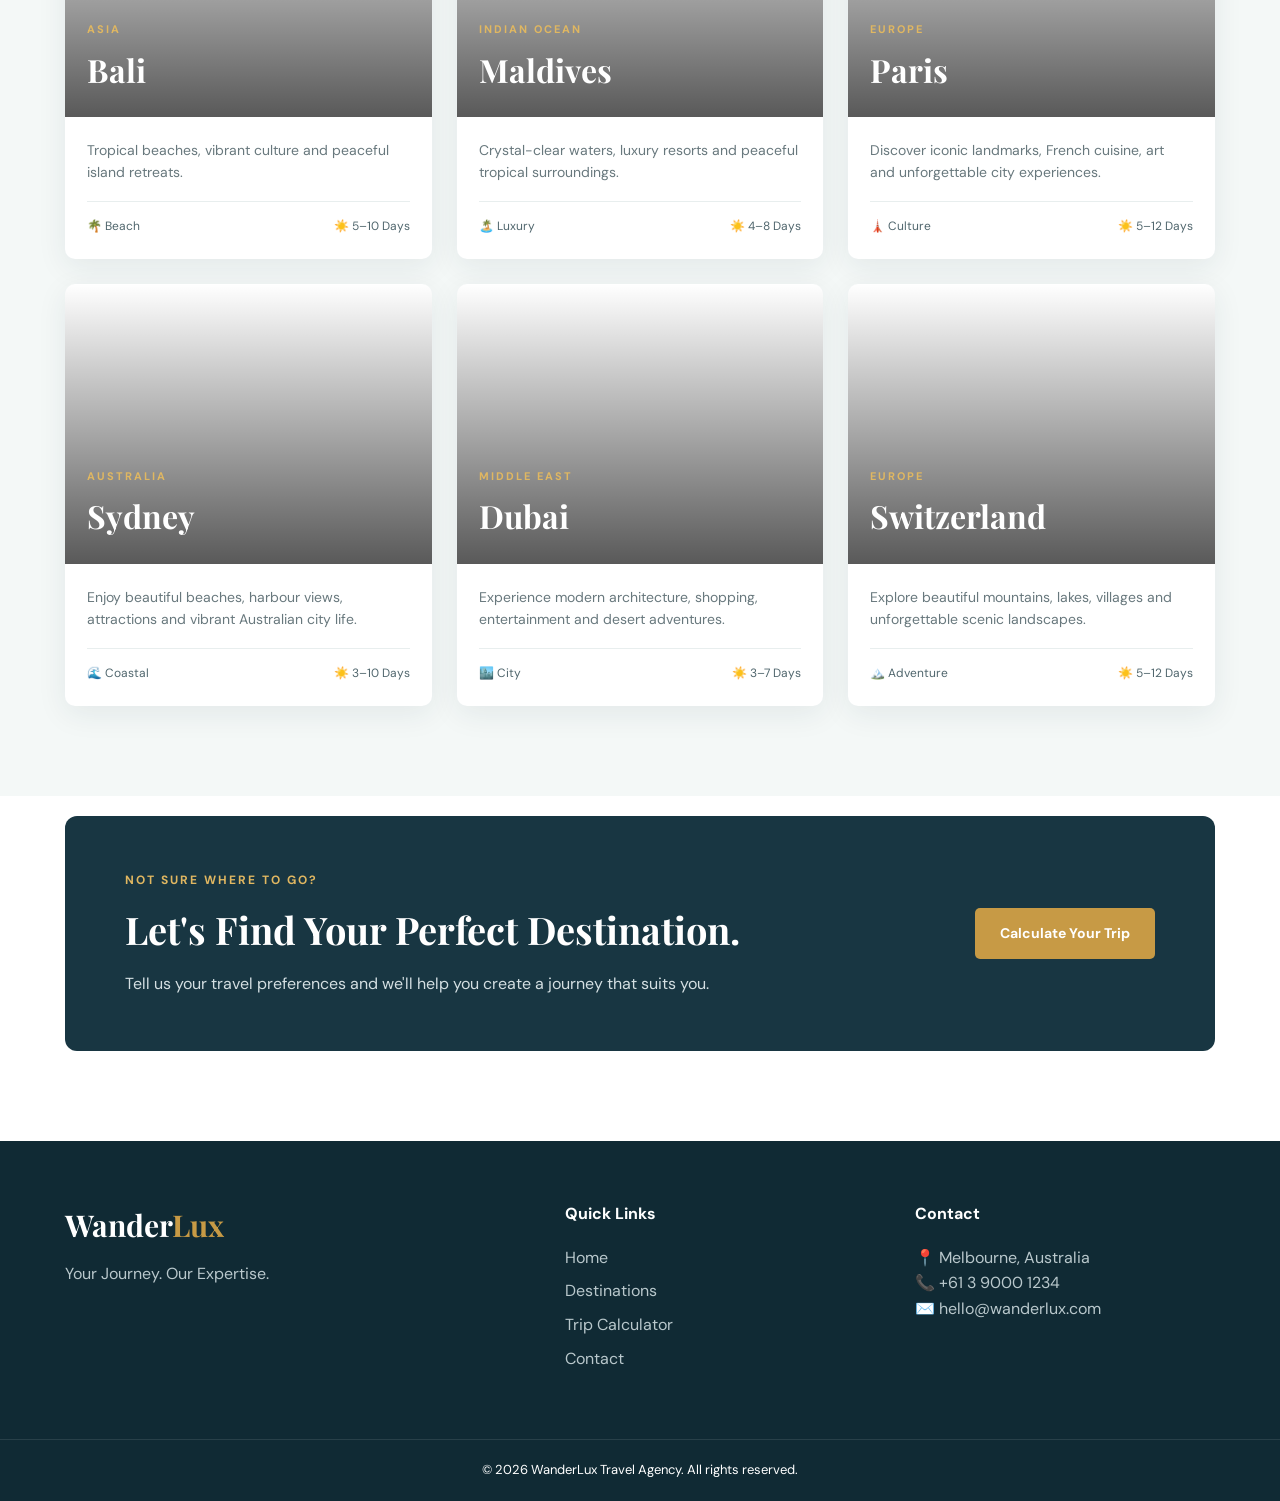
<file: destinations.html>
<!DOCTYPE html>
<html lang="en">
<head>
    <meta charset="UTF-8">
    <meta name="viewport" content="width=device-width, initial-scale=1.0">

    <meta name="description" content="Explore WanderLux travel destinations and personalised holiday services including guided tours, flights, hotels and honeymoon packages.">
    <meta name="keywords" content="travel destinations, holiday packages, guided tours, flights, hotels, honeymoon">
    <meta name="author" content="WanderLux Travel Agency">

    <title>Destinations & Services | WanderLux</title>

    <link rel="stylesheet" href="style.css">
</head>

<body>

    <!-- Navigation -->
    <header>
        <nav class="navbar">

            <div class="logo">
                Wander<span>Lux</span>
            </div>

            <ul class="nav-links">
                <li><a href="index.html">Home</a></li>
                <li><a href="destinations.html" class="active">Destinations</a></li>
                <li><a href="calculator.html">Trip Calculator</a></li>
                <li><a href="appointment.html">Appointment</a></li>
                <li><a href="about.html">About Us</a></li>
                <li><a href="contact.html">Contact</a></li>
            </ul>

        </nav>
    </header>


    <main>

        <!-- Page Hero -->
        <section class="page-hero">

            <div class="page-hero-content">

                <p>EXPLORE THE WORLD</p>

                <h1>Destinations & Services</h1>

                <p>
                    From relaxing tropical escapes to exciting international
                    adventures, WanderLux helps you discover your perfect journey.
                </p>

            </div>

        </section>


        <!-- Services -->
        <section class="services-section reveal">

            <div class="section-heading">

                <p>WHAT WE OFFER</p>

                <h2>Travel Services</h2>

            </div>


            <div class="services-grid">

                <article class="service-card">

                    <div class="service-icon">🌴</div>

                    <h3>Holiday Packages</h3>

                    <p>
                        Complete holiday packages designed around your
                        destination, budget, accommodation and travel preferences.
                    </p>

                    <a href="calculator.html">
                        Plan Your Holiday →
                    </a>

                </article>


                <article class="service-card">

                    <div class="service-icon">🧭</div>

                    <h3>Guided Tours</h3>

                    <p>
                        Enjoy organised sightseeing and cultural experiences
                        with carefully planned guided tours.
                    </p>

                    <a href="appointment.html">
                        Request a Tour →
                    </a>

                </article>


                <article class="service-card">

                    <div class="service-icon">✈️</div>

                    <h3>Flights & Hotels</h3>

                    <p>
                        Simplify your travel planning with assistance in
                        selecting flights and comfortable accommodation.
                    </p>

                    <a href="appointment.html">
                        Get Assistance →
                    </a>

                </article>


                <article class="service-card">

                    <div class="service-icon">💍</div>

                    <h3>Honeymoon Specials</h3>

                    <p>
                        Create a romantic getaway with carefully selected
                        destinations, accommodation and memorable experiences.
                    </p>

                    <a href="appointment.html">
                        Plan Your Honeymoon →
                    </a>

                </article>

            </div>

        </section>


        <!-- Destinations -->
        <section class="destinations-section reveal">

            <div class="section-heading">

                <p>FIND YOUR ESCAPE</p>

                <h2>Popular Destinations</h2>

            </div>


            <div class="destination-grid">


                <!-- Bali -->
                <article class="destination-card">

                    <div class="destination-image bali-destination">
                        <div>
                            <span>ASIA</span>
                            <h3>Bali</h3>
                        </div>
                    </div>

                    <div class="destination-content">

                        <p>
                            Tropical beaches, vibrant culture and peaceful
                            island retreats.
                        </p>

                        <div class="destination-info">
                            <span>🌴 Beach</span>
                            <span>☀️ 5–10 Days</span>
                        </div>

                    </div>

                </article>


                <!-- Maldives -->
                <article class="destination-card">

                    <div class="destination-image maldives-destination">
                        <div>
                            <span>INDIAN OCEAN</span>
                            <h3>Maldives</h3>
                        </div>
                    </div>

                    <div class="destination-content">

                        <p>
                            Crystal-clear waters, luxury resorts and peaceful
                            tropical surroundings.
                        </p>

                        <div class="destination-info">
                            <span>🏝️ Luxury</span>
                            <span>☀️ 4–8 Days</span>
                        </div>

                    </div>

                </article>


                <!-- Paris -->
                <article class="destination-card">

                    <div class="destination-image paris-destination">
                        <div>
                            <span>EUROPE</span>
                            <h3>Paris</h3>
                        </div>
                    </div>

                    <div class="destination-content">

                        <p>
                            Discover iconic landmarks, French cuisine, art
                            and unforgettable city experiences.
                        </p>

                        <div class="destination-info">
                            <span>🗼 Culture</span>
                            <span>☀️ 5–12 Days</span>
                        </div>

                    </div>

                </article>


                <!-- Sydney -->
                <article class="destination-card">

                    <div class="destination-image sydney-destination">
                        <div>
                            <span>AUSTRALIA</span>
                            <h3>Sydney</h3>
                        </div>
                    </div>

                    <div class="destination-content">

                        <p>
                            Enjoy beautiful beaches, harbour views, attractions
                            and vibrant Australian city life.
                        </p>

                        <div class="destination-info">
                            <span>🌊 Coastal</span>
                            <span>☀️ 3–10 Days</span>
                        </div>

                    </div>

                </article>


                <!-- Dubai -->
                <article class="destination-card">

                    <div class="destination-image dubai-destination">
                        <div>
                            <span>MIDDLE EAST</span>
                            <h3>Dubai</h3>
                        </div>
                    </div>

                    <div class="destination-content">

                        <p>
                            Experience modern architecture, shopping,
                            entertainment and desert adventures.
                        </p>

                        <div class="destination-info">
                            <span>🏙️ City</span>
                            <span>☀️ 3–7 Days</span>
                        </div>

                    </div>

                </article>


                <!-- Switzerland -->
                <article class="destination-card">

                    <div class="destination-image swiss-destination">
                        <div>
                            <span>EUROPE</span>
                            <h3>Switzerland</h3>
                        </div>
                    </div>

                    <div class="destination-content">

                        <p>
                            Explore beautiful mountains, lakes, villages and
                            unforgettable scenic landscapes.
                        </p>

                        <div class="destination-info">
                            <span>🏔️ Adventure</span>
                            <span>☀️ 5–12 Days</span>
                        </div>

                    </div>

                </article>

            </div>

        </section>


        <!-- Call To Action -->
        <section class="cta reveal">

            <div>

                <p>NOT SURE WHERE TO GO?</p>

                <h2>Let's Find Your Perfect Destination.</h2>

                <p>
                    Tell us your travel preferences and we'll help you
                    create a journey that suits you.
                </p>

            </div>

            <a href="calculator.html" class="btn primary-btn">
                Calculate Your Trip
            </a>

        </section>

    </main>


    <!-- Footer -->
    <footer>

        <div class="footer-content">

            <div>

                <div class="logo">
                    Wander<span>Lux</span>
                </div>

                <p>
                    Your Journey. Our Expertise.
                </p>

            </div>


            <div>

                <h3>Quick Links</h3>

                <a href="index.html">Home</a>
                <a href="destinations.html">Destinations</a>
                <a href="calculator.html">Trip Calculator</a>
                <a href="contact.html">Contact</a>

            </div>


            <div>

                <h3>Contact</h3>

                <p>📍 Melbourne, Australia</p>
                <p>📞 +61 3 9000 1234</p>
                <p>✉️ hello@wanderlux.com</p>

            </div>

        </div>


        <div class="footer-bottom">

            <p>
                © 2026 WanderLux Travel Agency. All rights reserved.
            </p>

        </div>

    </footer>


    <script src="script.js"></script>

</body>
</html>
</file>
<file: style.css>
/* =========================================
   WANDERLUX TRAVEL AGENCY
   Main Website Styles
   ========================================= */

/* ---------- Google Font ---------- */

@import url('https://fonts.googleapis.com/css2?family=DM+Sans:wght@400;500;600;700&family=Playfair+Display:wght@500;600;700&display=swap');


/* ---------- Basic Reset ---------- */

* {
    margin: 0;
    padding: 0;
    box-sizing: border-box;
}

html {
    scroll-behavior: smooth;
}

body {
    font-family: 'DM Sans', sans-serif;
    color: #183642;
    background: #ffffff;
    line-height: 1.6;
}

a {
    text-decoration: none;
}

img {
    max-width: 100%;
    display: block;
}


/* ---------- Navigation ---------- */

header {
    position: sticky;
    top: 0;
    z-index: 1000;
    background: rgba(255, 255, 255, 0.97);
    box-shadow: 0 2px 15px rgba(0, 0, 0, 0.08);
}

.navbar {
    max-width: 1200px;
    margin: auto;
    min-height: 78px;
    padding: 0 25px;

    display: flex;
    align-items: center;
    justify-content: space-between;
}

.logo {
    font-family: 'Playfair Display', serif;
    font-size: 30px;
    font-weight: 700;
    color: #183642;
}

.logo span {
    color: #c79a45;
}

.nav-links {
    list-style: none;

    display: flex;
    align-items: center;
    gap: 28px;
}

.nav-links a {
    color: #183642;
    font-size: 14px;
    font-weight: 600;
    transition: 0.3s ease;
}

.nav-links a:hover,
.nav-links a.active {
    color: #c79a45;
}


/* ---------- Hero Section ---------- */

.hero {
    min-height: 650px;

    display: flex;
    align-items: center;

    background:
        linear-gradient(
            90deg,
            rgba(10, 35, 45, 0.88),
            rgba(10, 35, 45, 0.45),
            rgba(10, 35, 45, 0.15)
        ),
        url('https://images.unsplash.com/photo-1507525428034-b723cf961d3e?auto=format&fit=crop&w=1800&q=85');

    background-size: cover;
    background-position: center;
}

.hero-content {
    max-width: 1200px;
    width: 100%;
    margin: auto;
    padding: 80px 25px;
    color: white;
}

.hero-small-text {
    color: #e0b761;
    font-size: 13px;
    font-weight: 700;
    letter-spacing: 3px;
    margin-bottom: 20px;
}

.hero h1 {
    font-family: 'Playfair Display', serif;
    font-size: clamp(48px, 7vw, 82px);
    line-height: 1.05;
    margin-bottom: 25px;
}

.hero h1 span {
    color: #e0b761;
}

.hero-content > p:not(.hero-small-text) {
    max-width: 600px;
    font-size: 17px;
    margin-bottom: 35px;
    color: #f4f7f8;
}

.hero-buttons {
    display: flex;
    flex-wrap: wrap;
    gap: 15px;
}


/* ---------- Buttons ---------- */

.btn {
    display: inline-block;
    padding: 14px 25px;
    border-radius: 5px;
    font-weight: 700;
    font-size: 14px;
    transition: all 0.3s ease;
}

.primary-btn {
    background: #c79a45;
    color: white;
}

.primary-btn:hover {
    background: #aa7d32;
    transform: translateY(-3px);
}

.secondary-btn {
    border: 1px solid white;
    color: white;
}

.secondary-btn:hover {
    background: white;
    color: #183642;
    transform: translateY(-3px);
}


/* ---------- General Sections ---------- */

.intro,
.features,
.packages {
    max-width: 1200px;
    margin: auto;
    padding: 90px 25px;
}

.section-heading {
    text-align: center;
    margin-bottom: 45px;
}

.section-heading p {
    color: #c79a45;
    font-size: 12px;
    font-weight: 700;
    letter-spacing: 3px;
    margin-bottom: 10px;
}

.section-heading h2 {
    font-family: 'Playfair Display', serif;
    color: #183642;
    font-size: clamp(32px, 4vw, 48px);
}

.intro-text {
    max-width: 850px;
    margin: auto;
    text-align: center;
    font-size: 17px;
    color: #5b6c72;
}


/* ---------- Feature Cards ---------- */

.features {
    max-width: none;
    padding-left: max(25px, calc((100% - 1150px) / 2));
    padding-right: max(25px, calc((100% - 1150px) / 2));
    background: #f4f8f7;
}

.feature-grid {
    display: grid;
    grid-template-columns: repeat(3, 1fr);
    gap: 25px;
}

.feature-card {
    background: white;
    padding: 35px 28px;
    text-align: center;
    border-radius: 10px;

    box-shadow: 0 8px 30px rgba(24, 54, 66, 0.07);

    transition: 0.3s ease;
}

.feature-card:hover {
    transform: translateY(-8px);
    box-shadow: 0 15px 35px rgba(24, 54, 66, 0.12);
}

.feature-icon {
    font-size: 42px;
    margin-bottom: 18px;
}

.feature-card h3 {
    font-family: 'Playfair Display', serif;
    font-size: 23px;
    margin-bottom: 12px;
}

.feature-card p {
    color: #68787d;
}


/* ---------- Package Cards ---------- */

.package-grid {
    display: grid;
    grid-template-columns: repeat(3, 1fr);
    gap: 25px;
}

.package-card {
    background: white;
    border-radius: 10px;
    overflow: hidden;

    box-shadow: 0 8px 30px rgba(24, 54, 66, 0.09);

    transition: 0.3s ease;
}

.package-card:hover {
    transform: translateY(-8px);
}

.package-image {
    height: 240px;

    display: flex;
    align-items: flex-end;

    padding: 20px;

    background-size: cover;
    background-position: center;
}

.package-image span {
    color: white;
    font-size: 13px;
    font-weight: 700;
    letter-spacing: 3px;

    background: rgba(0, 0, 0, 0.35);
    padding: 6px 12px;
    border-radius: 3px;
}

.bali-image {
    background-image:
        linear-gradient(rgba(0,0,0,0.05), rgba(0,0,0,0.4)),
        url('https://images.unsplash.com/photo-1537996194471-e657df975ab4?auto=format&fit=crop&w=900&q=80');
}

.paris-image {
    background-image:
        linear-gradient(rgba(0,0,0,0.05), rgba(0,0,0,0.4)),
        url('https://images.unsplash.com/photo-1502602898657-3e91760cbb34?auto=format&fit=crop&w=900&q=80');
}

.maldives-image {
    background-image:
        linear-gradient(rgba(0,0,0,0.05), rgba(0,0,0,0.4)),
        url('https://images.unsplash.com/photo-1514282401047-d79a71a590e8?auto=format&fit=crop&w=900&q=80');
}

.package-content {
    padding: 25px;
}

.package-content h3 {
    font-family: 'Playfair Display', serif;
    font-size: 24px;
    margin-bottom: 10px;
}

.package-content p {
    color: #68787d;
    margin-bottom: 18px;
}

.package-content a {
    color: #b5832d;
    font-weight: 700;
    font-size: 14px;
}


/* ---------- Call To Action ---------- */

.cta {
    max-width: 1150px;
    margin: 20px auto 90px;
    padding: 55px 60px;

    display: flex;
    align-items: center;
    justify-content: space-between;
    gap: 30px;

    background: #183642;
    border-radius: 12px;
    color: white;
}

.cta > div {
    max-width: 650px;
}

.cta p:first-child {
    color: #e0b761;
    font-size: 12px;
    font-weight: 700;
    letter-spacing: 2px;
    margin-bottom: 10px;
}

.cta h2 {
    font-family: 'Playfair Display', serif;
    font-size: 38px;
    margin-bottom: 10px;
}

.cta p:last-child {
    color: #d4dfe2;
}


/* ---------- Footer ---------- */

footer {
    background: #102a34;
    color: white;
}

.footer-content {
    max-width: 1200px;
    margin: auto;
    padding: 60px 25px;

    display: grid;
    grid-template-columns: 1.5fr 1fr 1fr;
    gap: 50px;
}

.footer-content .logo {
    color: white;
    margin-bottom: 12px;
}

.footer-content p {
    color: #b9c8cc;
}

.footer-content h3 {
    margin-bottom: 18px;
    font-size: 16px;
}

.footer-content a {
    display: block;
    color: #b9c8cc;
    margin-bottom: 8px;
    transition: 0.3s ease;
}

.footer-content a:hover {
    color: #e0b761;
}

.footer-bottom {
    border-top: 1px solid rgba(255,255,255,0.1);
    text-align: center;
    padding: 20px;
}

.footer-bottom p {
    font-size: 13px;
}


/* ---------- Scroll Animation ---------- */

.reveal {
    opacity: 0;
    transform: translateY(40px);
    transition: opacity 0.8s ease, transform 0.8s ease;
}

.reveal.show {
    opacity: 1;
    transform: translateY(0);
}


/* ---------- Responsive Design ---------- */

@media (max-width: 900px) {

    .navbar {
        flex-direction: column;
        padding: 18px 20px;
        gap: 15px;
    }

    .nav-links {
        flex-wrap: wrap;
        justify-content: center;
        gap: 12px 20px;
    }

    .hero {
        min-height: 600px;
    }

    .feature-grid,
    .package-grid {
        grid-template-columns: repeat(2, 1fr);
    }

    .cta {
        margin-left: 25px;
        margin-right: 25px;
        flex-direction: column;
        align-items: flex-start;
    }

    .footer-content {
        grid-template-columns: 1fr 1fr;
    }
}


@media (max-width: 600px) {

    .logo {
        font-size: 27px;
    }

    .nav-links {
        gap: 8px 13px;
    }

    .nav-links a {
        font-size: 12px;
    }

    .hero {
        min-height: 650px;
    }

    .hero-content {
        padding: 60px 20px;
    }

    .hero h1 {
        font-size: 48px;
    }

    .hero-content > p:not(.hero-small-text) {
        font-size: 15px;
    }

    .hero-buttons {
        flex-direction: column;
        align-items: stretch;
    }

    .btn {
        text-align: center;
    }

    .intro,
    .features,
    .packages {
        padding-top: 65px;
        padding-bottom: 65px;
    }

    .feature-grid,
    .package-grid {
        grid-template-columns: 1fr;
    }

    .cta {
        padding: 40px 25px;
    }

    .cta h2 {
        font-size: 30px;
    }

    .footer-content {
        grid-template-columns: 1fr;
        gap: 30px;
    }
}



/* =========================================
   DESTINATIONS PAGE
   ========================================= */

.page-hero {
    min-height: 430px;

    display: flex;
    align-items: center;
    justify-content: center;

    text-align: center;

    background:
        linear-gradient(
            rgba(13, 45, 55, 0.75),
            rgba(13, 45, 55, 0.75)
        ),
        url('https://images.unsplash.com/photo-1469474968028-56623f02e42e?auto=format&fit=crop&w=1800&q=85');

    background-size: cover;
    background-position: center;

    color: white;
}

.page-hero-content {
    max-width: 800px;
    padding: 60px 25px;
}

.page-hero-content p:first-child {
    color: #e0b761;
    font-size: 13px;
    font-weight: 700;
    letter-spacing: 3px;
    margin-bottom: 15px;
}

.page-hero h1 {
    font-family: 'Playfair Display', serif;
    font-size: clamp(42px, 6vw, 68px);
    line-height: 1.1;
    margin-bottom: 20px;
}

.page-hero-content p:last-child {
    max-width: 650px;
    margin: auto;
    font-size: 17px;
    color: #f1f5f5;
}


/* ---------- Services ---------- */

.services-section {
    max-width: 1200px;
    margin: auto;
    padding: 90px 25px;
}

.services-grid {
    display: grid;
    grid-template-columns: repeat(4, 1fr);
    gap: 20px;
}

.service-card {
    padding: 35px 25px;
    background: #ffffff;
    border: 1px solid #e6eeee;
    border-radius: 10px;

    text-align: center;

    box-shadow: 0 8px 25px rgba(24, 54, 66, 0.06);

    transition: 0.3s ease;
}

.service-card:hover {
    transform: translateY(-8px);
    box-shadow: 0 15px 35px rgba(24, 54, 66, 0.12);
}

.service-icon {
    font-size: 40px;
    margin-bottom: 18px;
}

.service-card h3 {
    font-family: 'Playfair Display', serif;
    font-size: 22px;
    margin-bottom: 12px;
}

.service-card p {
    color: #68787d;
    font-size: 14px;
    margin-bottom: 18px;
}

.service-card a {
    color: #b5832d;
    font-weight: 700;
    font-size: 13px;
}


/* ---------- Destination Section ---------- */

.destinations-section {
    background: #f4f8f7;
    padding: 90px max(25px, calc((100% - 1150px) / 2));
}

.destination-grid {
    display: grid;
    grid-template-columns: repeat(3, 1fr);
    gap: 25px;
}

.destination-card {
    background: white;
    border-radius: 10px;
    overflow: hidden;

    box-shadow: 0 8px 30px rgba(24, 54, 66, 0.08);

    transition: 0.3s ease;
}

.destination-card:hover {
    transform: translateY(-7px);
}

.destination-image {
    height: 280px;

    display: flex;
    align-items: flex-end;

    padding: 22px;

    background-size: cover;
    background-position: center;

    position: relative;
}

.destination-image::before {
    content: "";
    position: absolute;
    inset: 0;

    background: linear-gradient(
        transparent,
        rgba(0, 0, 0, 0.65)
    );
}

.destination-image > div {
    position: relative;
    z-index: 1;
    color: white;
}

.destination-image span {
    display: block;
    color: #e0b761;
    font-size: 11px;
    font-weight: 700;
    letter-spacing: 2px;
    margin-bottom: 5px;
}

.destination-image h3 {
    font-family: 'Playfair Display', serif;
    font-size: 32px;
}

.bali-destination {
    background-image:
        url('https://images.unsplash.com/photo-1537996194471-e657df975ab4?auto=format&fit=crop&w=900&q=80');
}

.maldives-destination {
    background-image:
        url('https://images.unsplash.com/photo-1514282401047-d79a71a590e8?auto=format&fit=crop&w=900&q=80');
}

.paris-destination {
    background-image:
        url('https://images.unsplash.com/photo-1502602898657-3e91760cbb34?auto=format&fit=crop&w=900&q=80');
}

.sydney-destination {
    background-image:
        url('https://images.unsplash.com/photo-1506973035872-a4f4a2f3c1d7?auto=format&fit=crop&w=900&q=80');
}

.dubai-destination {
    background-image:
        url('https://images.unsplash.com/photo-1512453979798-5ea266f8880c?auto=format&fit=crop&w=900&q=80');
}

.swiss-destination {
    background-image:
        url('https://images.unsplash.com/photo-1531366936337-7c912a4589a7?auto=format&fit=crop&w=900&q=80');
}

.destination-content {
    padding: 22px;
}

.destination-content > p {
    color: #68787d;
    font-size: 14px;
    margin-bottom: 18px;
}

.destination-info {
    display: flex;
    justify-content: space-between;
    gap: 10px;

    padding-top: 15px;
    border-top: 1px solid #e8eeee;

    color: #50666d;
    font-size: 12px;
}


/* ---------- Destination Responsive Design ---------- */

@media (max-width: 1000px) {

    .services-grid {
        grid-template-columns: repeat(2, 1fr);
    }

    .destination-grid {
        grid-template-columns: repeat(2, 1fr);
    }

}


@media (max-width: 600px) {

    .page-hero {
        min-height: 380px;
    }

    .services-grid,
    .destination-grid {
        grid-template-columns: 1fr;
    }

    .services-section,
    .destinations-section {
        padding-top: 65px;
        padding-bottom: 65px;
    }

}

/* ================================
   APPOINTMENT PAGE
================================ */

.appointment-section {
    padding: 80px 8%;
    background: #ffffff;
}

.appointment-container {
    max-width: 900px;
    margin: 45px auto 0;
    padding: 45px;
    background: #f5f8f7;
    border-radius: 12px;
    box-shadow: 0 10px 30px rgba(0, 0, 0, 0.06);
}

#appointmentForm {
    width: 100%;
}

.form-row {
    display: grid;
    grid-template-columns: 1fr 1fr;
    gap: 25px;
    margin-bottom: 25px;
}

.form-group {
    margin-bottom: 25px;
}

.form-group label {
    display: block;
    margin-bottom: 9px;
    font-weight: 600;
    color: #173b49;
}

.form-group input,
.form-group select,
.form-group textarea {
    width: 100%;
    padding: 14px 15px;
    border: 1px solid #d4dcdc;
    border-radius: 6px;
    background: #ffffff;
    font-family: inherit;
    font-size: 15px;
    color: #173b49;
    box-sizing: border-box;
}

.form-group input:focus,
.form-group select:focus,
.form-group textarea:focus {
    outline: none;
    border-color: #c99a3d;
    box-shadow: 0 0 0 2px rgba(201, 154, 61, 0.12);
}

.form-group textarea {
    resize: vertical;
    min-height: 130px;
}

.appointment-container .btn {
    border: none;
    cursor: pointer;
    background: #c99a3d;
    color: #ffffff;
    padding: 15px 28px;
    border-radius: 6px;
    font-weight: 600;
    font-size: 15px;
    transition: 0.3s ease;
}

.appointment-container .btn:hover {
    background: #b5872f;
    transform: translateY(-2px);
}


/* Mobile Appointment Form */

@media (max-width: 768px) {

    .appointment-section {
        padding: 60px 5%;
    }

    .appointment-container {
        padding: 25px;
    }

    .form-row {
        grid-template-columns: 1fr;
        gap: 0;
    }

}


/* =========================================
   TRIP CALCULATOR PAGE
   ========================================= */

.calculator-section {
    max-width: 1000px;
    margin: 0 auto;
    padding: 80px 25px;
}

.calculator-container {
    background: #f5f8f7;
    padding: 45px;
    border-radius: 12px;
    box-shadow: 0 10px 30px rgba(24, 54, 66, 0.07);
}

.calculator-form {
    width: 100%;
}

.calculator-form .form-group {
    margin-bottom: 25px;
}

.calculator-form label {
    display: block;
    margin-bottom: 9px;
    font-weight: 600;
    color: #173b49;
}

.calculator-form input,
.calculator-form select {
    width: 100%;
    padding: 14px 15px;
    border: 1px solid #d4dcdc;
    border-radius: 6px;
    background: #ffffff;
    font-family: inherit;
    font-size: 15px;
    color: #173b49;
}

.calculator-form input:focus,
.calculator-form select:focus {
    outline: none;
    border-color: #c99a3d;
    box-shadow: 0 0 0 2px rgba(201, 154, 61, 0.12);
}

.calculator-form .btn {
    border: none;
    cursor: pointer;
    background: #c99a3d;
    color: #ffffff;
    padding: 15px 28px;
    border-radius: 6px;
    font-weight: 600;
    font-size: 15px;
    transition: 0.3s ease;
}

.calculator-form .btn:hover {
    background: #b5872f;
    transform: translateY(-2px);
}


/* Calculator Result */

.calculator-result {
    margin-top: 45px;
    padding: 35px;
    background: #ffffff;
    border-radius: 10px;
    border: 1px solid #e2e9e7;
    box-shadow: 0 8px 25px rgba(24, 54, 66, 0.06);
}

.calculator-result h2 {
    font-family: 'Playfair Display', serif;
    color: #183642;
    font-size: 30px;
    margin-bottom: 12px;
}

.calculator-result p {
    color: #68787d;
}


/* Calculator Feature Information */

.calculator-features {
    max-width: 1150px;
    margin: 0 auto;
    padding: 60px 25px 90px;
}

.calculator-feature-grid {
    display: grid;
    grid-template-columns: repeat(3, 1fr);
    gap: 25px;
}

.calculator-feature-card {
    background: #ffffff;
    padding: 30px 25px;
    text-align: center;
    border-radius: 10px;
    box-shadow: 0 8px 25px rgba(24, 54, 66, 0.07);
}

.calculator-feature-card h3 {
    font-family: 'Playfair Display', serif;
    font-size: 22px;
    color: #183642;
    margin-bottom: 10px;
}

.calculator-feature-card p {
    color: #68787d;
    font-size: 14px;
}


/* =========================================
   SHARED NAVIGATION
   ========================================= */

.site-header {
    position: sticky;
    top: 0;
    z-index: 1000;
    background: rgba(255, 255, 255, 0.97);
    box-shadow: 0 2px 15px rgba(0, 0, 0, 0.08);
}

.nav-container {
    max-width: 1200px;
    margin: auto;
    min-height: 78px;
    padding: 0 25px;

    display: flex;
    align-items: center;
    justify-content: space-between;
}

.main-nav {
    display: flex;
    align-items: center;
    gap: 28px;
}

.main-nav a {
    color: #183642;
    font-size: 14px;
    font-weight: 600;
    text-decoration: none;
    transition: 0.3s ease;
}

.main-nav a:hover,
.main-nav a.active {
    color: #c79a45;
}


/* =========================================
   CALCULATOR RESPONSIVE
   ========================================= */

@media (max-width: 768px) {

    .calculator-section {
        padding: 60px 20px;
    }

    .calculator-container {
        padding: 25px;
    }

    .calculator-feature-grid {
        grid-template-columns: 1fr;
    }

    .nav-container {
        flex-direction: column;
        padding: 18px 20px;
        gap: 15px;
    }

    .main-nav {
        flex-wrap: wrap;
        justify-content: center;
        gap: 12px 20px;
    }
}

/* =========================================
   CALCULATOR PAGE
   ========================================= */

/* ---------- Shared Container ---------- */

.container {
    width: 100%;
    max-width: 1200px;
    margin: 0 auto;
    padding-left: 25px;
    padding-right: 25px;
}


/* ---------- Calculator Navigation ---------- */

.site-header {
    position: sticky;
    top: 0;
    z-index: 1000;
    width: 100%;
    background: rgba(255, 255, 255, 0.97);
    box-shadow: 0 2px 15px rgba(0, 0, 0, 0.08);
}

.nav-container {
    min-height: 78px;
    display: flex;
    align-items: center;
    justify-content: space-between;
}

.main-nav {
    display: flex;
    align-items: center;
    gap: 28px;
}

.main-nav a {
    color: #183642;
    font-size: 14px;
    font-weight: 600;
    text-decoration: none;
    transition: 0.3s ease;
}

.main-nav a:hover,
.main-nav a.active {
    color: #c79a45;
}


/* ---------- Calculator Hero ---------- */

.calculator-hero {
    min-height: 430px;
}

.calculator-hero .page-hero-content {
    position: relative;
    z-index: 2;
}


/* ---------- Calculator Section ---------- */

.calculator-section {
    padding: 90px 25px;
    background: #ffffff;
}

.calculator-section > .container {
    max-width: 1100px;
}

.calculator-section .section-heading {
    margin-bottom: 45px;
}

.calculator-section .section-heading > p:last-child {
    color: #68787d;
    font-size: 16px;
    letter-spacing: 0;
    font-weight: 400;
    margin-top: 10px;
}


/* ---------- Calculator Box ---------- */

.calculator-wrapper {
    max-width: 900px;
    margin: 0 auto;
    padding: 45px;
    background: #f5f8f7;
    border-radius: 12px;
    box-shadow: 0 10px 30px rgba(24, 54, 66, 0.07);
}

.calculator-form {
    width: 100%;
}

.calculator-form .form-group {
    margin-bottom: 25px;
}

.calculator-form label {
    display: block;
    margin-bottom: 9px;
    font-weight: 600;
    color: #173b49;
    font-size: 15px;
}

.calculator-form input,
.calculator-form select {
    width: 100%;
    padding: 14px 15px;
    border: 1px solid #d4dcdc;
    border-radius: 6px;
    background: #ffffff;
    font-family: 'DM Sans', sans-serif;
    font-size: 15px;
    color: #173b49;
}

.calculator-form input:focus,
.calculator-form select:focus {
    outline: none;
    border-color: #c99a3d;
    box-shadow: 0 0 0 2px rgba(201, 154, 61, 0.12);
}


/* ---------- Calculate Button ---------- */

.calculate-btn {
    display: inline-block;
    border: none;
    cursor: pointer;
    background: #c99a3d;
    color: #ffffff;
    padding: 15px 28px;
    border-radius: 6px;
    font-family: 'DM Sans', sans-serif;
    font-weight: 600;
    font-size: 15px;
    transition: 0.3s ease;
}

.calculate-btn:hover {
    background: #b5872f;
    transform: translateY(-2px);
}


/* ---------- Calculator Result ---------- */

.calculator-result {
    margin-top: 35px;
    padding: 35px;
    background: #ffffff;
    border-radius: 10px;
    border: 1px solid #e2e9e7;
    box-shadow: 0 8px 25px rgba(24, 54, 66, 0.06);
    text-align: center;
}

.result-icon {
    font-size: 42px;
    margin-bottom: 12px;
}

.calculator-result h3 {
    font-family: 'Playfair Display', serif;
    color: #183642;
    font-size: 28px;
    margin-bottom: 10px;
}

.calculator-result p {
    color: #68787d;
    font-size: 15px;
}

.calculator-result .result-placeholder {
    margin-top: 5px;
}


/* ---------- Calculator Information ---------- */

.calculator-info {
    background: #f4f8f7;
    padding: 80px 25px;
}

.info-grid {
    max-width: 1150px;
    margin: 0 auto;
    display: grid;
    grid-template-columns: repeat(3, 1fr);
    gap: 25px;
}

.info-card {
    background: #ffffff;
    padding: 35px 28px;
    text-align: center;
    border-radius: 10px;
    box-shadow: 0 8px 30px rgba(24, 54, 66, 0.07);
    transition: 0.3s ease;
}

.info-card:hover {
    transform: translateY(-7px);
    box-shadow: 0 15px 35px rgba(24, 54, 66, 0.12);
}

.info-icon {
    font-size: 40px;
    margin-bottom: 15px;
}

.info-card h3 {
    font-family: 'Playfair Display', serif;
    color: #183642;
    font-size: 23px;
    margin-bottom: 10px;
}

.info-card p {
    color: #68787d;
    font-size: 14px;
}


/* ---------- Calculator Footer ---------- */

.site-footer {
    background: #102a34;
    color: white;
}

.footer-grid {
    max-width: 1200px;
    margin: 0 auto;
    padding: 60px 25px;
    display: grid;
    grid-template-columns: 1.5fr 1fr 1fr;
    gap: 50px;
}

.footer-logo {
    display: inline-block;
    color: white;
    margin-bottom: 12px;
}

.site-footer p {
    color: #b9c8cc;
}

.site-footer h3 {
    color: white;
    margin-bottom: 18px;
    font-size: 16px;
}

.site-footer a {
    color: #b9c8cc;
    margin-bottom: 8px;
    transition: 0.3s ease;
}

.site-footer a:hover {
    color: #e0b761;
}

.site-footer .footer-grid > div:nth-child(2) a {
    display: block;
}

.site-footer .footer-grid > div:nth-child(3) p {
    margin-bottom: 8px;
}

.site-footer .footer-bottom {
    border-top: 1px solid rgba(255, 255, 255, 0.1);
    text-align: center;
    padding: 20px;
}

.site-footer .footer-bottom p {
    font-size: 13px;
}


/* =========================================
   CALCULATOR RESPONSIVE DESIGN
   ========================================= */

@media (max-width: 900px) {

    .main-nav {
        gap: 15px;
    }

    .calculator-wrapper {
        padding: 35px;
    }

    .info-grid {
        grid-template-columns: repeat(2, 1fr);
    }

    .footer-grid {
        grid-template-columns: 1fr 1fr;
    }
}


@media (max-width: 600px) {

    .nav-container {
        flex-direction: column;
        padding-top: 18px;
        padding-bottom: 18px;
        gap: 15px;
    }

    .main-nav {
        flex-wrap: wrap;
        justify-content: center;
        gap: 10px 15px;
    }

    .main-nav a {
        font-size: 12px;
    }

    .calculator-section {
        padding: 65px 20px;
    }

    .calculator-wrapper {
        padding: 25px;
    }

    .calculate-btn {
        width: 100%;
    }

    .info-grid {
        grid-template-columns: 1fr;
    }

    .calculator-info {
        padding: 65px 20px;
    }

    .footer-grid {
        grid-template-columns: 1fr;
        gap: 30px;
    }
}




/* =========================================
   SHARED HEADER - ALL PAGES
   ========================================= */

.site-header {
    position: sticky;
    top: 0;
    z-index: 1000;
    background: rgba(255, 255, 255, 0.97);
    box-shadow: 0 2px 15px rgba(0, 0, 0, 0.08);
}

.container {
    width: 100%;
    max-width: 1200px;
    margin: 0 auto;
}

.nav-container {
    min-height: 78px;
    padding: 0 25px;

    display: flex;
    align-items: center;
    justify-content: space-between;
}

.main-nav {
    display: flex;
    align-items: center;
    gap: 28px;
}

.main-nav a {
    color: #183642;
    text-decoration: none;
    font-size: 14px;
    font-weight: 600;
    transition: 0.3s ease;
}

.main-nav a:hover,
.main-nav a.active {
    color: #c79a45;
}


/* =========================================
   APPOINTMENT HERO
   ========================================= */

.appointment-hero {
    min-height: 430px;

    display: flex;
    align-items: center;
    justify-content: center;

    text-align: center;

    background:
        linear-gradient(
            rgba(13, 45, 55, 0.75),
            rgba(13, 45, 55, 0.75)
        ),
        url("https://images.unsplash.com/photo-1469474968028-56623f02e42e?auto=format&fit=crop&w=1800&q=85");

    background-size: cover;
    background-position: center;

    color: white;
}

.appointment-hero .page-hero-content {
    max-width: 900px;
    padding: 60px 25px;
    margin: 0 auto;
}

.appointment-hero .eyebrow {
    color: #e0b761;
    font-size: 13px;
    font-weight: 700;
    letter-spacing: 3px;
    margin-bottom: 15px;
}

.appointment-hero h1 {
    font-family: 'Playfair Display', serif;
    font-size: clamp(42px, 6vw, 68px);
    line-height: 1.1;
    margin-bottom: 20px;
    color: white;
}

.appointment-hero h1 span {
    color: #e0b761;
}

.appointment-hero .page-hero-content > p:last-child {
    max-width: 650px;
    margin: 0 auto;
    font-size: 17px;
    color: #f1f5f5;
}


/* =========================================
   APPOINTMENT FORM
   ========================================= */

.appointment-section {
    padding: 80px 25px;
    background: #ffffff;
}

.appointment-container {
    max-width: 900px;
    margin: 45px auto 0;
    padding: 45px;
    background: #f5f8f7;
    border-radius: 12px;
    box-shadow: 0 10px 30px rgba(0, 0, 0, 0.06);
}

#appointmentForm {
    width: 100%;
}

.form-row {
    display: grid;
    grid-template-columns: 1fr 1fr;
    gap: 25px;
    margin-bottom: 25px;
}

.form-group {
    margin-bottom: 25px;
}

.form-group label {
    display: block;
    margin-bottom: 9px;
    font-weight: 600;
    color: #173b49;
}

.form-group input,
.form-group select,
.form-group textarea {
    width: 100%;
    padding: 14px 15px;
    border: 1px solid #d4dcdc;
    border-radius: 6px;
    background: #ffffff;
    font-family: inherit;
    font-size: 15px;
    color: #173b49;
    box-sizing: border-box;
}

.form-group input:focus,
.form-group select:focus,
.form-group textarea:focus {
    outline: none;
    border-color: #c99a3d;
    box-shadow: 0 0 0 2px rgba(201, 154, 61, 0.12);
}

.form-group textarea {
    resize: vertical;
    min-height: 130px;
}

.appointment-container .btn {
    border: none;
    cursor: pointer;
    background: #c99a3d;
    color: #ffffff;
    padding: 15px 28px;
    border-radius: 6px;
    font-weight: 600;
    font-size: 15px;
    transition: 0.3s ease;
}

.appointment-container .btn:hover {
    background: #b5872f;
    transform: translateY(-2px);
}


/* =========================================
   APPOINTMENT MOBILE
   ========================================= */

@media (max-width: 768px) {

    .nav-container {
        flex-direction: column;
        padding: 18px 20px;
        gap: 15px;
    }

    .main-nav {
        flex-wrap: wrap;
        justify-content: center;
        gap: 12px 20px;
    }

    .appointment-section {
        padding: 60px 5%;
    }

    .appointment-container {
        padding: 25px;
    }

    .form-row {
        grid-template-columns: 1fr;
        gap: 0;
    }

    .appointment-hero {
        min-height: 380px;
    }

    .appointment-hero h1 {
        font-size: 42px;
    }
}




/* =========================================
   ABOUT US PAGE
   ========================================= */


/* ---------- About Hero ---------- */

.about-hero {
    background:
        linear-gradient(
            rgba(13, 45, 55, 0.75),
            rgba(13, 45, 55, 0.75)
        ),
        url("https://images.unsplash.com/photo-1500530855697-b586d89ba3ee?auto=format&fit=crop&w=1800&q=85");

    background-size: cover;
    background-position: center;
}


/* ---------- About Section ---------- */

.about-section {
    padding: 90px 25px;
    background: #ffffff;
}


.about-intro {
    display: grid;

    grid-template-columns: 1.3fr 0.7fr;

    gap: 70px;

    align-items: center;

    max-width: 1100px;

    margin: 0 auto;
}


.about-text .eyebrow {
    color: #c79a45;

    font-size: 12px;
    font-weight: 700;

    letter-spacing: 3px;

    margin-bottom: 10px;
}


.about-text h2 {
    font-family: 'Playfair Display', serif;

    color: #183642;

    font-size: clamp(32px, 4vw, 48px);

    line-height: 1.2;

    margin-bottom: 25px;
}


.about-text p {
    color: #68787d;

    font-size: 16px;

    margin-bottom: 18px;
}


.about-highlight {
    background: #183642;

    color: white;

    padding: 45px 35px;

    border-radius: 12px;

    text-align: center;

    box-shadow:
        0 10px 30px rgba(24, 54, 66, 0.12);
}


.about-highlight-icon {
    font-size: 50px;

    margin-bottom: 20px;
}


.about-highlight h3 {
    font-family: 'Playfair Display', serif;

    font-size: 28px;

    line-height: 1.3;

    margin-bottom: 15px;
}


.about-highlight h3 span {
    color: #e0b761;
}


.about-highlight p {
    color: #d4dfe2;

    font-size: 15px;
}


/* =========================================
   MISSION SECTION
   ========================================= */

.mission-section {
    padding: 90px 25px;

    background: #f4f8f7;
}


.mission-grid {
    max-width: 1150px;

    margin: 0 auto;

    display: grid;

    grid-template-columns: repeat(3, 1fr);

    gap: 25px;
}


.mission-card {
    background: white;

    padding: 35px 28px;

    border-radius: 10px;

    text-align: center;

    box-shadow:
        0 8px 30px rgba(24, 54, 66, 0.07);

    transition: 0.3s ease;
}


.mission-card:hover {
    transform: translateY(-7px);

    box-shadow:
        0 15px 35px rgba(24, 54, 66, 0.12);
}


.mission-icon {
    font-size: 42px;

    margin-bottom: 18px;
}


.mission-card h3 {
    font-family: 'Playfair Display', serif;

    color: #183642;

    font-size: 24px;

    margin-bottom: 12px;
}


.mission-card p {
    color: #68787d;

    font-size: 15px;
}


/* =========================================
   WHY CHOOSE US
   ========================================= */

.why-section {
    padding: 90px 25px;

    background: #ffffff;
}


.why-grid {
    max-width: 1150px;

    margin: 0 auto;

    display: grid;

    grid-template-columns: repeat(4, 1fr);

    gap: 20px;
}


.why-card {
    padding: 30px 22px;

    background: #ffffff;

    border: 1px solid #e6eeee;

    border-radius: 10px;

    text-align: center;

    box-shadow:
        0 8px 25px rgba(24, 54, 66, 0.06);

    transition: 0.3s ease;
}


.why-card:hover {
    transform: translateY(-7px);

    box-shadow:
        0 15px 35px rgba(24, 54, 66, 0.12);
}


.why-icon {
    font-size: 38px;

    margin-bottom: 15px;
}


.why-card h3 {
    font-family: 'Playfair Display', serif;

    color: #183642;

    font-size: 21px;

    margin-bottom: 10px;
}


.why-card p {
    color: #68787d;

    font-size: 14px;
}


/* =========================================
   ABOUT CTA
   ========================================= */

.about-cta {
    padding: 0 25px 90px;

    background: #ffffff;
}


.about-cta .cta {
    max-width: 1150px;

    margin: 0 auto;
}


/* =========================================
   ABOUT RESPONSIVE
   ========================================= */

@media (max-width: 1000px) {

    .about-intro {
        grid-template-columns: 1fr;

        gap: 40px;
    }


    .mission-grid {
        grid-template-columns: repeat(2, 1fr);
    }


    .why-grid {
        grid-template-columns: repeat(2, 1fr);
    }
}


@media (max-width: 600px) {

    .about-section,
    .mission-section,
    .why-section {
        padding-top: 65px;
        padding-bottom: 65px;
    }


    .about-intro {
        gap: 30px;
    }


    .about-highlight {
        padding: 35px 25px;
    }


    .mission-grid,
    .why-grid {
        grid-template-columns: 1fr;
    }


    .about-cta {
        padding: 0 20px 65px;
    }
}

/* =========================================
   CONTACT PAGE
   ========================================= */

/* ---------- Contact Hero ---------- */

.contact-hero {
    min-height: 430px;

    display: flex;
    align-items: center;
    justify-content: center;

    text-align: center;

    background:
        linear-gradient(
            rgba(13, 45, 55, 0.78),
            rgba(13, 45, 55, 0.78)
        ),
        url("https://images.unsplash.com/photo-1500530855697-b586d89ba3ee?auto=format&fit=crop&w=1800&q=85");

    background-size: cover;
    background-position: center;

    color: white;
}

.contact-hero .page-hero-content {
    position: relative;
    z-index: 2;
    max-width: 900px;
    padding: 60px 25px;
    margin: 0 auto;
}

.contact-hero .eyebrow {
    color: #e0b761;
    font-size: 13px;
    font-weight: 700;
    letter-spacing: 3px;
    margin-bottom: 15px;
}

.contact-hero h1 {
    font-family: 'Playfair Display', serif;
    font-size: clamp(42px, 6vw, 68px);
    line-height: 1.1;
    margin-bottom: 20px;
    color: white;
}

.contact-hero h1 span {
    color: #e0b761;
}

.contact-hero .page-hero-content > p:last-child {
    max-width: 650px;
    margin: 0 auto;
    font-size: 17px;
    color: #f1f5f5;
}


/* ---------- Contact Main Section ---------- */

.contact-section {
    padding: 90px 25px;
    background: #ffffff;
}

.contact-section > .container {
    max-width: 1150px;
}


/* ---------- Contact Heading ---------- */

.contact-section .section-heading {
    margin-bottom: 55px;
}

.contact-section .section-heading .eyebrow {
    color: #c79a45;
    font-size: 12px;
    font-weight: 700;
    letter-spacing: 3px;
    margin-bottom: 10px;
}

.contact-section .section-heading h2 {
    font-family: 'Playfair Display', serif;
    color: #183642;
    font-size: clamp(36px, 5vw, 52px);
    margin-bottom: 12px;
}

.contact-section .section-heading > p:last-child {
    color: #68787d;
    font-size: 16px;
    letter-spacing: 0;
    font-weight: 400;
    max-width: 750px;
    margin: 0 auto;
}


/* ---------- Contact Grid ---------- */

.contact-grid {
    display: grid;
    grid-template-columns: 0.9fr 1.1fr;
    gap: 60px;
    align-items: start;
}


/* ---------- Contact Information ---------- */

.contact-info {
    padding: 10px 0;
}

.contact-info > h2 {
    font-family: 'Playfair Display', serif;
    color: #183642;
    font-size: 34px;
    margin-bottom: 15px;
}

.contact-intro {
    color: #68787d;
    font-size: 15px;
    line-height: 1.8;
    margin-bottom: 35px;
    max-width: 500px;
}


/* ---------- Contact Items ---------- */

.contact-item {
    display: flex;
    align-items: flex-start;
    gap: 18px;
    margin-bottom: 28px;
}

.contact-icon {
    width: 48px;
    height: 48px;
    min-width: 48px;

    display: flex;
    align-items: center;
    justify-content: center;

    background: #f4f8f7;
    border-radius: 50%;

    font-size: 22px;
}

.contact-item h3 {
    color: #183642;
    font-size: 17px;
    margin-bottom: 4px;
    font-weight: 700;
}

.contact-item p {
    color: #68787d;
    font-size: 14px;
    line-height: 1.6;
}


/* ---------- Contact Form ---------- */

.contact-form-wrapper {
    background: #f5f8f7;
    padding: 40px;
    border-radius: 12px;
    box-shadow: 0 10px 30px rgba(24, 54, 66, 0.07);
}

.contact-form-wrapper > h2 {
    font-family: 'Playfair Display', serif;
    color: #183642;
    font-size: 32px;
    margin-bottom: 28px;
}


/* ---------- Contact Form Groups ---------- */

.contact-form-wrapper .form-group {
    margin-bottom: 20px;
}

.contact-form-wrapper label {
    display: block;
    margin-bottom: 8px;
    font-weight: 600;
    color: #173b49;
    font-size: 14px;
}

.contact-form-wrapper input,
.contact-form-wrapper textarea {
    width: 100%;
    padding: 14px 15px;

    border: 1px solid #d4dcdc;
    border-radius: 6px;

    background: #ffffff;

    font-family: 'DM Sans', sans-serif;
    font-size: 15px;
    color: #173b49;

    box-sizing: border-box;

    transition: 0.3s ease;
}

.contact-form-wrapper input {
    height: 50px;
}

.contact-form-wrapper textarea {
    min-height: 150px;
    resize: vertical;
}

.contact-form-wrapper input:focus,
.contact-form-wrapper textarea:focus {
    outline: none;
    border-color: #c99a3d;
    box-shadow: 0 0 0 3px rgba(201, 154, 61, 0.12);
}


/* ---------- Contact Button ---------- */

.contact-form-wrapper .btn-primary {
    display: inline-block;

    border: none;
    cursor: pointer;

    background: #c79a45;
    color: #ffffff;

    padding: 15px 28px;
    border-radius: 6px;

    font-family: 'DM Sans', sans-serif;
    font-weight: 700;
    font-size: 14px;

    transition: all 0.3s ease;
}

.contact-form-wrapper .btn-primary:hover {
    background: #aa7d32;
    transform: translateY(-2px);
}


/* ---------- Success Message ---------- */

.contact-success {
    margin-top: 15px;
    color: #39705c;
    font-size: 14px;
    font-weight: 600;
}


/* =========================================
   CONTACT HELP SECTION
   ========================================= */

.contact-help {
    padding: 90px 25px;
    background: #f4f8f7;
}

.contact-help > .container {
    max-width: 1150px;
}

.contact-help .section-heading {
    margin-bottom: 45px;
}

.contact-help .section-heading .eyebrow {
    color: #c79a45;
    font-size: 12px;
    font-weight: 700;
    letter-spacing: 3px;
    margin-bottom: 10px;
}

.contact-help .section-heading h2 {
    font-family: 'Playfair Display', serif;
    color: #183642;
    font-size: clamp(34px, 5vw, 48px);
}


/* ---------- Help Cards ---------- */

.contact-help .info-grid {
    max-width: none;

    display: grid;
    grid-template-columns: repeat(3, 1fr);
    gap: 25px;
}

.contact-help .info-card {
    background: #ffffff;
    padding: 35px 28px;

    text-align: center;

    border-radius: 10px;

    box-shadow: 0 8px 30px rgba(24, 54, 66, 0.07);

    transition: 0.3s ease;
}

.contact-help .info-card:hover {
    transform: translateY(-7px);
    box-shadow: 0 15px 35px rgba(24, 54, 66, 0.12);
}

.contact-help .info-icon {
    font-size: 40px;
    margin-bottom: 15px;
}

.contact-help .info-card h3 {
    font-family: 'Playfair Display', serif;
    color: #183642;
    font-size: 23px;
    margin-bottom: 10px;
}

.contact-help .info-card p {
    color: #68787d;
    font-size: 14px;
    line-height: 1.7;
}


/* =========================================
   CONTACT RESPONSIVE DESIGN
   ========================================= */

@media (max-width: 900px) {

    .contact-grid {
        grid-template-columns: 1fr;
        gap: 45px;
    }

    .contact-info {
        max-width: 750px;
        margin: 0 auto;
        width: 100%;
    }

    .contact-form-wrapper {
        max-width: 750px;
        margin: 0 auto;
        width: 100%;
    }

    .contact-help .info-grid {
        grid-template-columns: repeat(2, 1fr);
    }
}


@media (max-width: 600px) {

    .contact-hero {
        min-height: 380px;
    }

    .contact-hero h1 {
        font-size: 42px;
    }

    .contact-hero .page-hero-content > p:last-child {
        font-size: 15px;
    }

    .contact-section {
        padding: 65px 20px;
    }

    .contact-section .section-heading {
        margin-bottom: 40px;
    }

    .contact-info > h2 {
        font-size: 30px;
    }

    .contact-form-wrapper {
        padding: 25px;
    }

    .contact-form-wrapper > h2 {
        font-size: 28px;
    }

    .contact-form-wrapper .btn-primary {
        width: 100%;
        text-align: center;
    }

    .contact-help {
        padding: 65px 20px;
    }

    .contact-help .info-grid {
        grid-template-columns: 1fr;
    }

}
</file>
